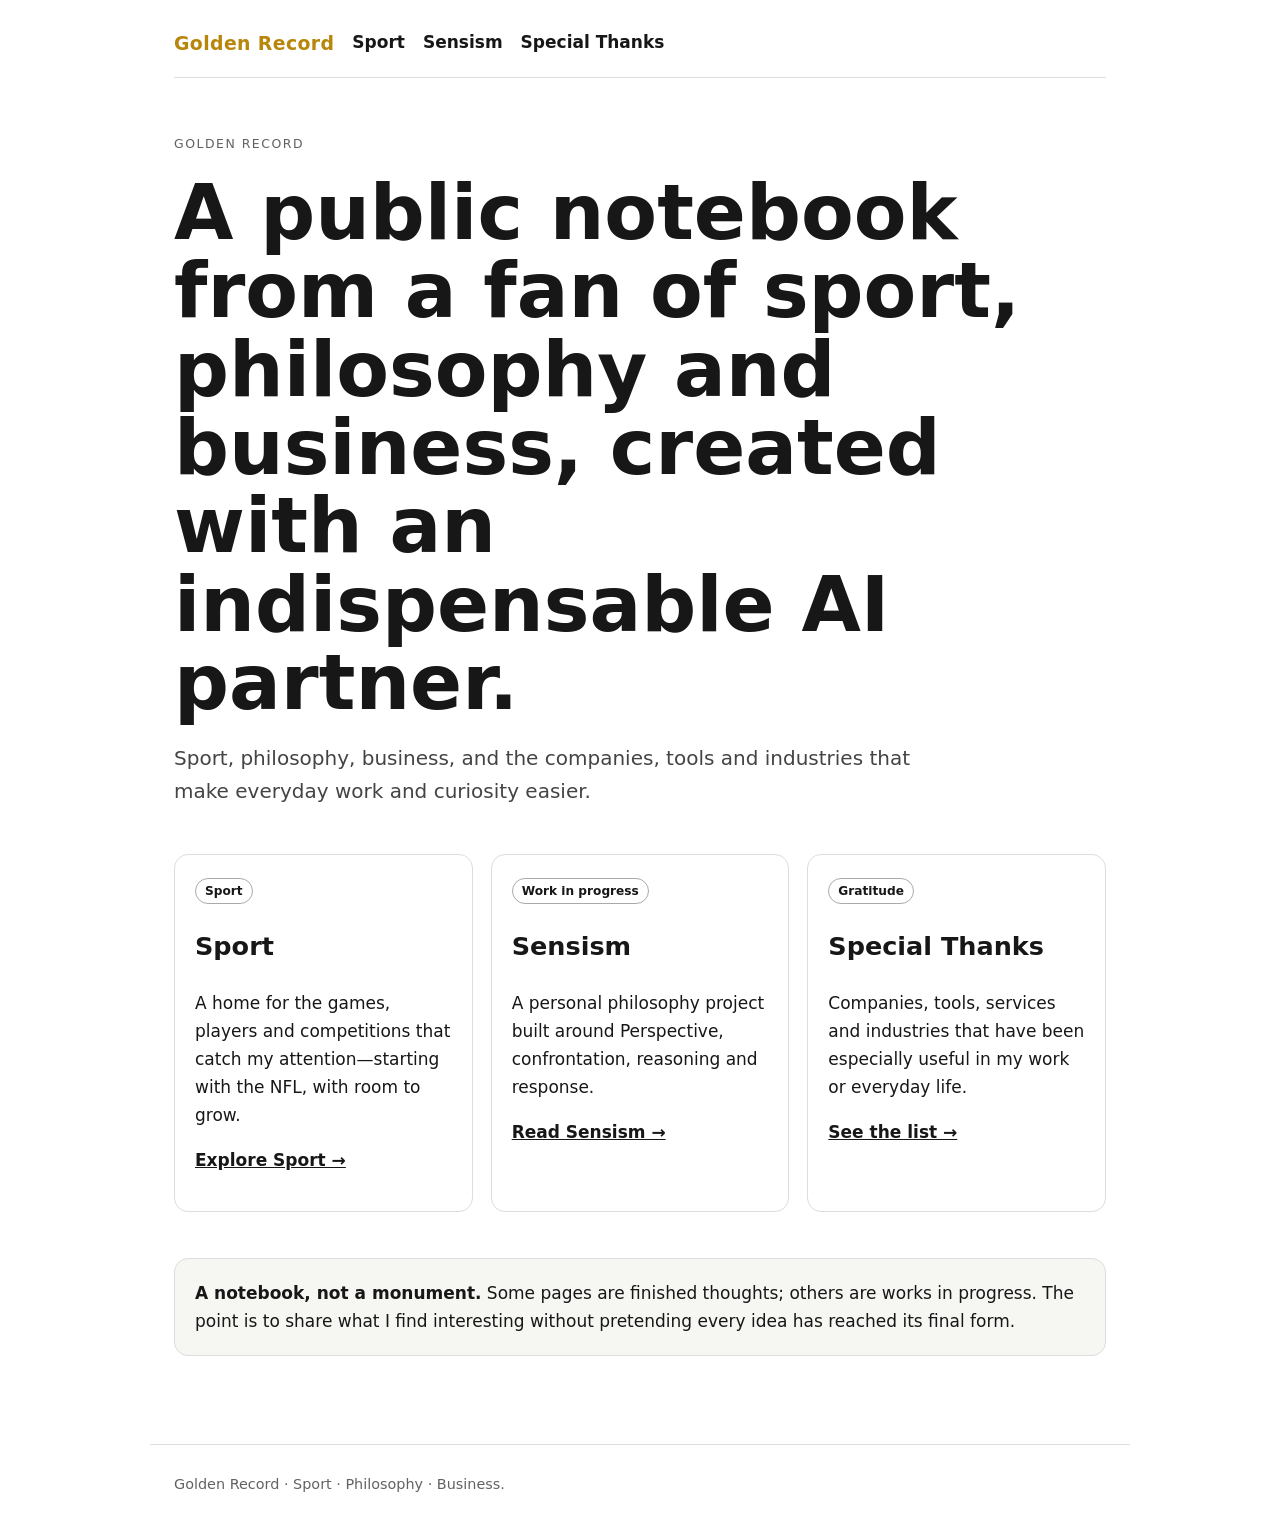
<file: index.html>
<!doctype html><html lang="en"><head><meta charset="utf-8"><meta name="viewport" content="width=device-width,initial-scale=1"><title>Golden Record — Sport, Philosophy & Business</title><link rel="stylesheet" href="assets/site.css"></head><body><header><nav><a href="./">Golden Record</a><a href="sport/">Sport</a><a href="sensism/">Sensism</a><a href="thanks/">Special Thanks</a></nav></header><main><div class="eyebrow">Golden Record</div><h1>A public notebook from a fan of sport, philosophy and business, created with an indispensable AI partner.</h1><p class="lede">Sport, philosophy, business, and the companies, tools and industries that make everyday work and curiosity easier.</p><section class="grid"><div class="card"><span class="tag">Sport</span><h2>Sport</h2><p>A home for the games, players and competitions that catch my attention—starting with the NFL, with room to grow.</p><p><a href="sport/"><strong>Explore Sport →</strong></a></p></div><div class="card"><span class="tag">Work in progress</span><h2>Sensism</h2><p>A personal philosophy project built around Perspective, confrontation, reasoning and response.</p><p><a href="sensism/"><strong>Read Sensism →</strong></a></p></div><div class="card"><span class="tag">Gratitude</span><h2>Special Thanks</h2><p>Companies, tools, services and industries that have been especially useful in my work or everyday life.</p><p><a href="thanks/"><strong>See the list →</strong></a></p></div></section><div class="note"><strong>A notebook, not a monument.</strong> Some pages are finished thoughts; others are works in progress. The point is to share what I find interesting without pretending every idea has reached its final form.</div></main><footer>Golden Record · Sport · Philosophy · Business.</footer></body></html>
</file>
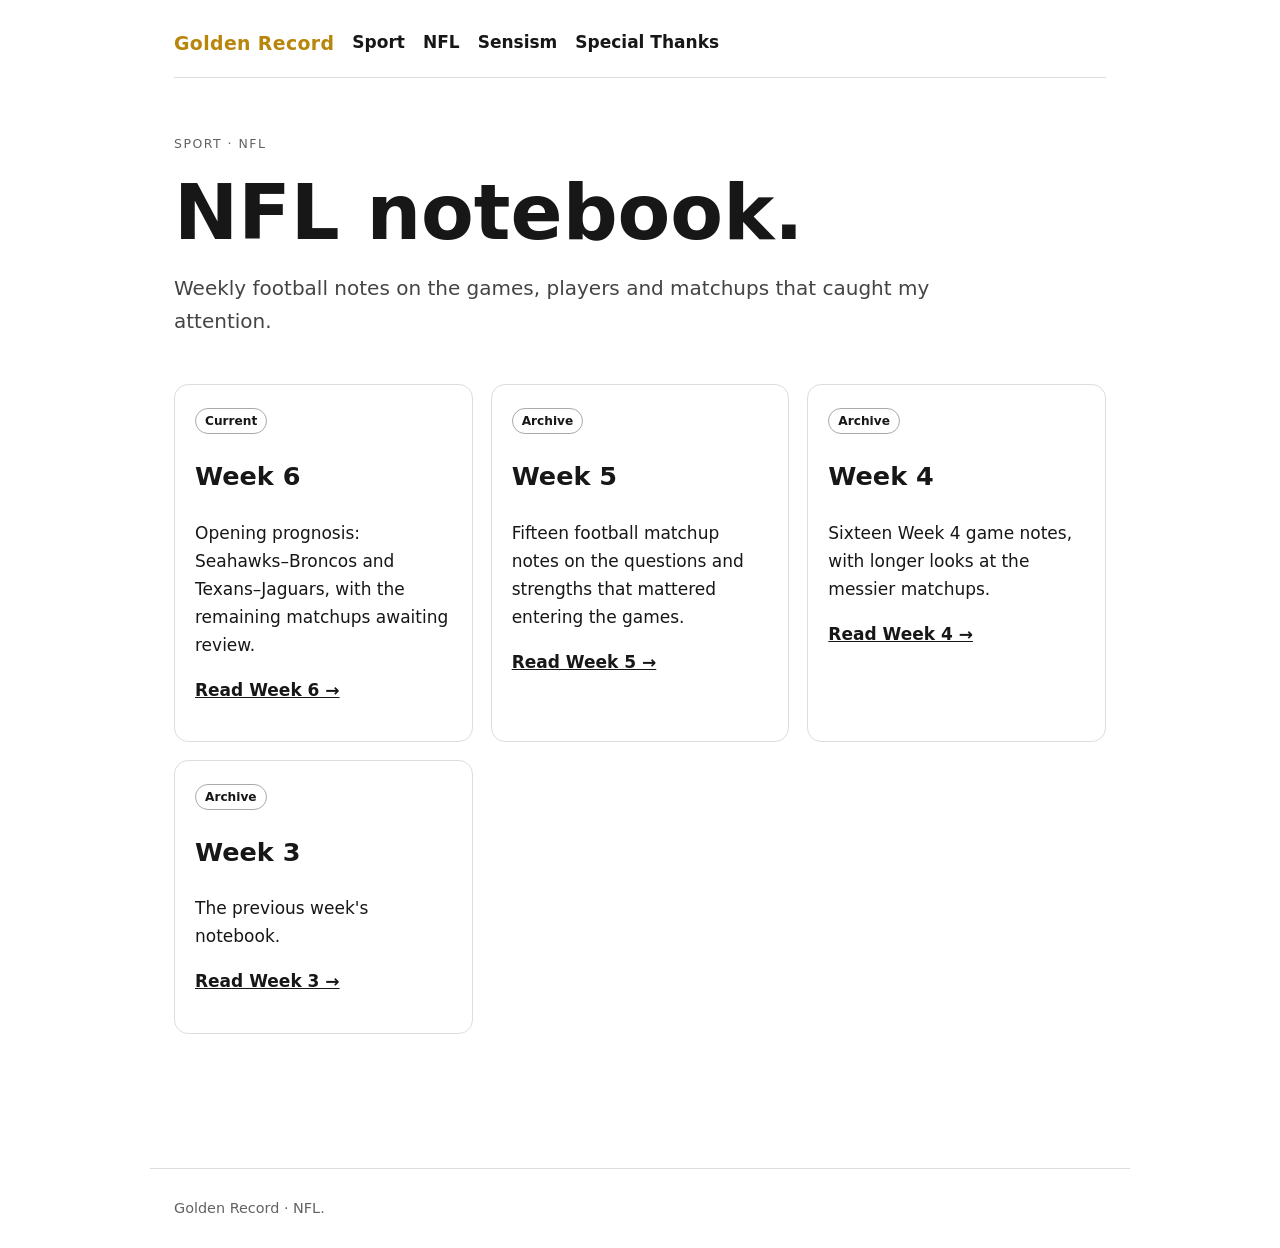
<file: nfl/index.html>
<!doctype html><html lang="en"><head><meta charset="utf-8"><meta name="viewport" content="width=device-width,initial-scale=1"><title>NFL — Golden Record</title><link rel="stylesheet" href="../assets/site.css"></head><body><header><nav><a href="../">Golden Record</a><a href="../sport/">Sport</a><a href="./">NFL</a><a href="../sensism/">Sensism</a><a href="../thanks/">Special Thanks</a></nav></header><main><div class="eyebrow">Sport · NFL</div><h1>NFL notebook.</h1><p class="lede">Weekly football notes on the games, players and matchups that caught my attention.</p><section class="grid"><div class="card"><span class="tag">Current</span><h2>Week 6</h2><p>Opening prognosis: Seahawks–Broncos and Texans–Jaguars, with the remaining matchups awaiting review.</p><p><a href="week6/"><strong>Read Week 6 →</strong></a></p></div><div class="card"><span class="tag">Archive</span><h2>Week 5</h2><p>Fifteen football matchup notes on the questions and strengths that mattered entering the games.</p><p><a href="week5/"><strong>Read Week 5 →</strong></a></p></div><div class="card"><span class="tag">Archive</span><h2>Week 4</h2><p>Sixteen Week 4 game notes, with longer looks at the messier matchups.</p><p><a href="week4/"><strong>Read Week 4 →</strong></a></p></div><div class="card"><span class="tag">Archive</span><h2>Week 3</h2><p>The previous week's notebook.</p><p><a href="week3/"><strong>Read Week 3 →</strong></a></p></div></section></main><footer>Golden Record · NFL.</footer></body></html>
</file>
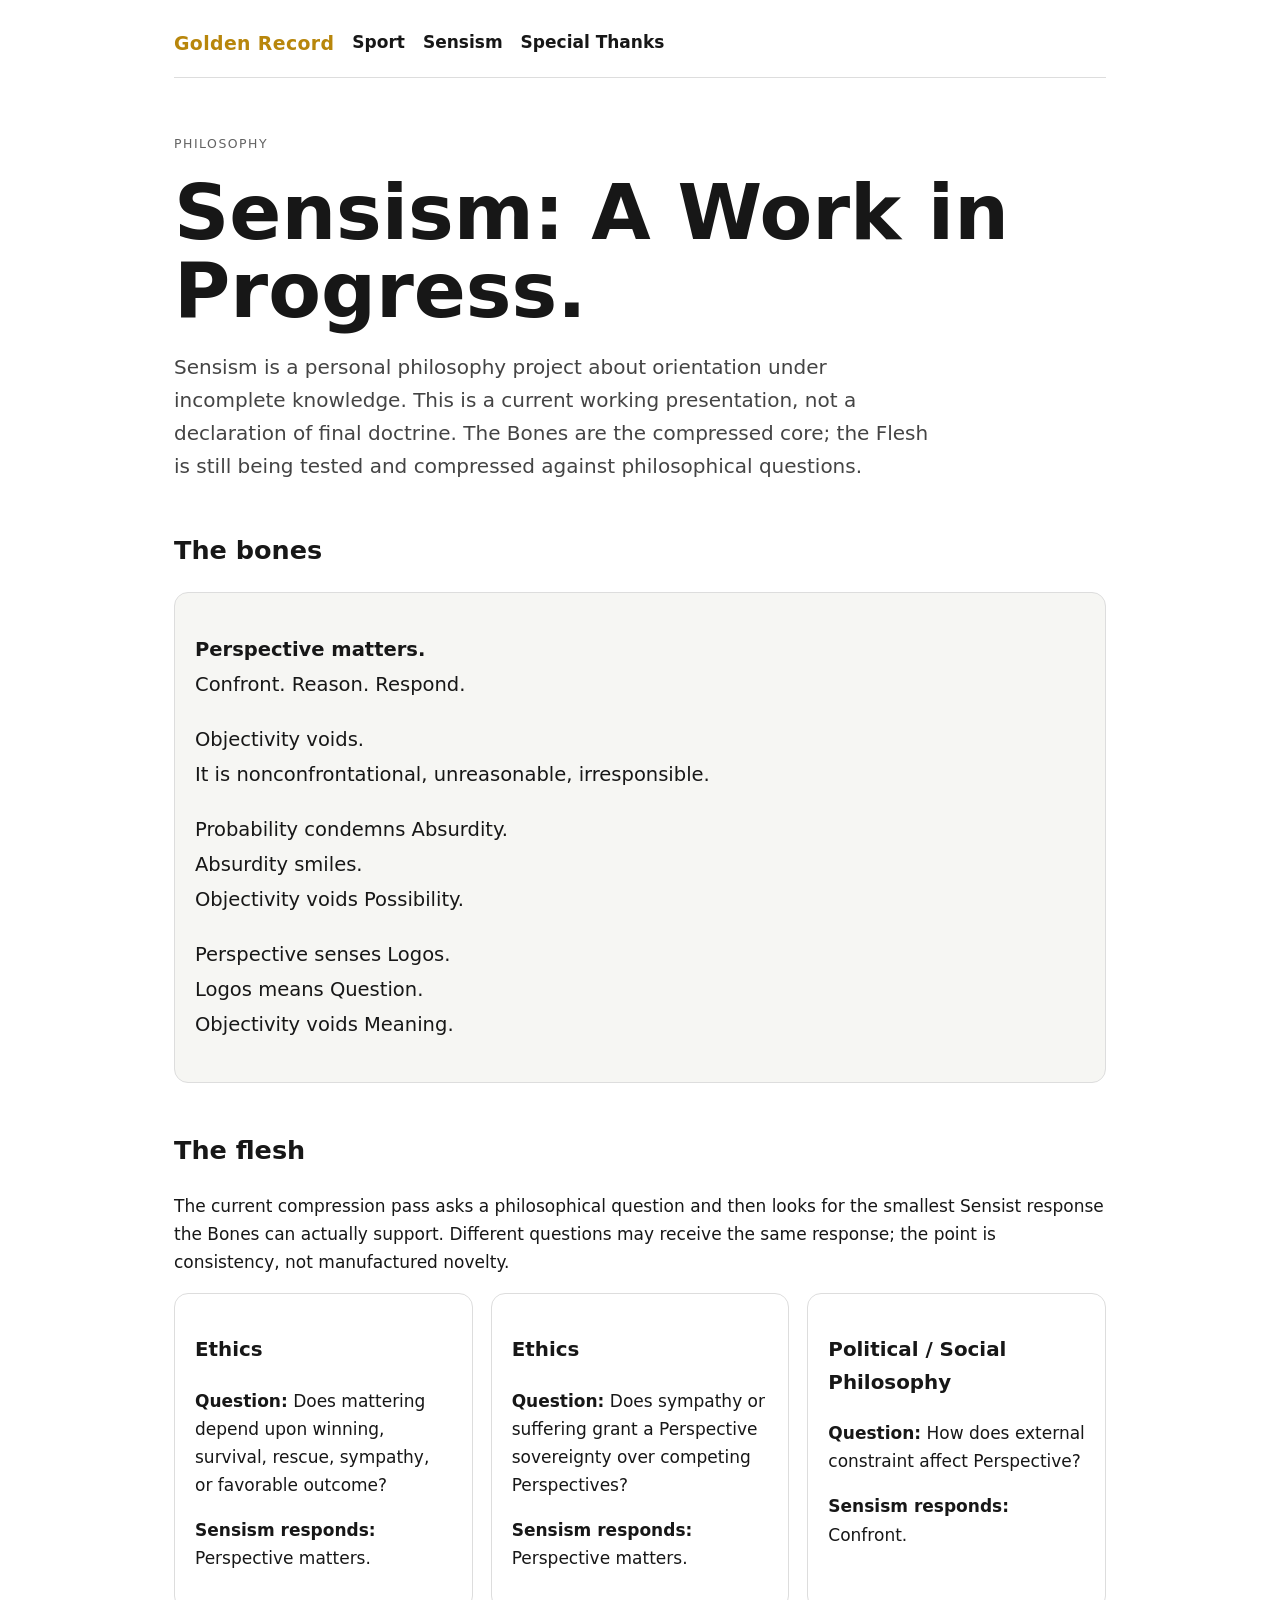
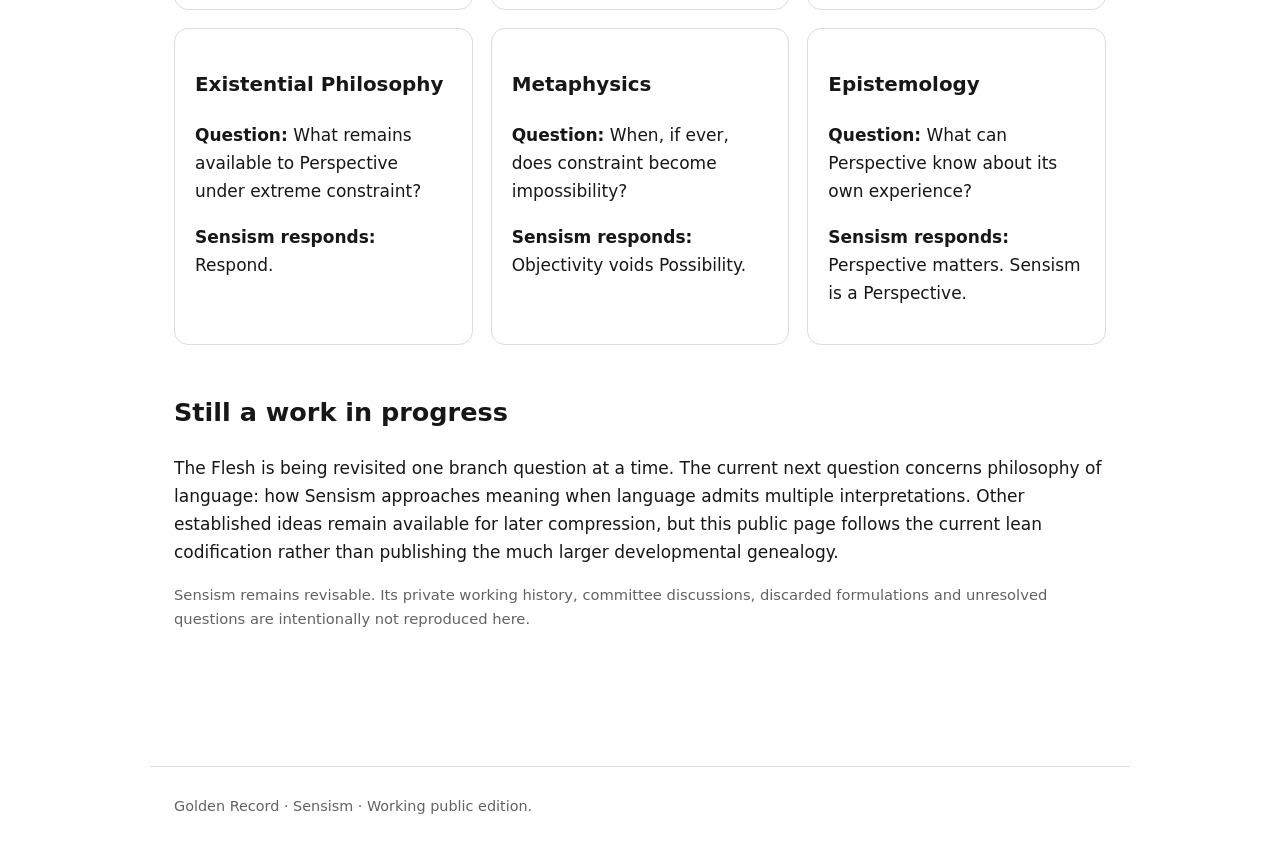
<file: sensism/index.html>
<!doctype html><html lang="en"><head><meta charset="utf-8"><meta name="viewport" content="width=device-width,initial-scale=1"><title>Sensism: A Work in Progress — Golden Record</title><link rel="stylesheet" href="../assets/site.css"></head><body><header><nav><a href="../">Golden Record</a><a href="../sport/">Sport</a><a href="./">Sensism</a><a href="../thanks/">Special Thanks</a></nav></header><main><div class="eyebrow">Philosophy</div><h1>Sensism: A Work in Progress.</h1><p class="lede">Sensism is a personal philosophy project about orientation under incomplete knowledge. This is a current working presentation, not a declaration of final doctrine. The Bones are the compressed core; the Flesh is still being tested and compressed against philosophical questions.</p>

<section><h2>The bones</h2><div class="note bones"><p><strong>Perspective matters.</strong><br>Confront. Reason. Respond.</p><p>Objectivity voids.<br>It is nonconfrontational, unreasonable, irresponsible.</p><p>Probability condemns Absurdity.<br>Absurdity smiles.<br>Objectivity voids Possibility.</p><p>Perspective senses Logos.<br>Logos means Question.<br>Objectivity voids Meaning.</p></div></section>

<section><h2>The flesh</h2><p>The current compression pass asks a philosophical question and then looks for the smallest Sensist response the Bones can actually support. Different questions may receive the same response; the point is consistency, not manufactured novelty.</p><div class="grid">

<div class="card"><h3>Ethics</h3><p><strong>Question:</strong> Does mattering depend upon winning, survival, rescue, sympathy, or favorable outcome?</p><p><strong>Sensism responds:</strong> Perspective matters.</p></div>

<div class="card"><h3>Ethics</h3><p><strong>Question:</strong> Does sympathy or suffering grant a Perspective sovereignty over competing Perspectives?</p><p><strong>Sensism responds:</strong> Perspective matters.</p></div>

<div class="card"><h3>Political / Social Philosophy</h3><p><strong>Question:</strong> How does external constraint affect Perspective?</p><p><strong>Sensism responds:</strong> Confront.</p></div>

<div class="card"><h3>Existential Philosophy</h3><p><strong>Question:</strong> What remains available to Perspective under extreme constraint?</p><p><strong>Sensism responds:</strong> Respond.</p></div>

<div class="card"><h3>Metaphysics</h3><p><strong>Question:</strong> When, if ever, does constraint become impossibility?</p><p><strong>Sensism responds:</strong> Objectivity voids Possibility.</p></div>

<div class="card"><h3>Epistemology</h3><p><strong>Question:</strong> What can Perspective know about its own experience?</p><p><strong>Sensism responds:</strong> Perspective matters. Sensism is a Perspective.</p></div>

</div></section>

<section><h2>Still a work in progress</h2><p>The Flesh is being revisited one branch question at a time. The current next question concerns philosophy of language: how Sensism approaches meaning when language admits multiple interpretations. Other established ideas remain available for later compression, but this public page follows the current lean codification rather than publishing the much larger developmental genealogy.</p><p class="muted">Sensism remains revisable. Its private working history, committee discussions, discarded formulations and unresolved questions are intentionally not reproduced here.</p></section>

</main><footer>Golden Record · Sensism · Working public edition.</footer></body></html>
</file>
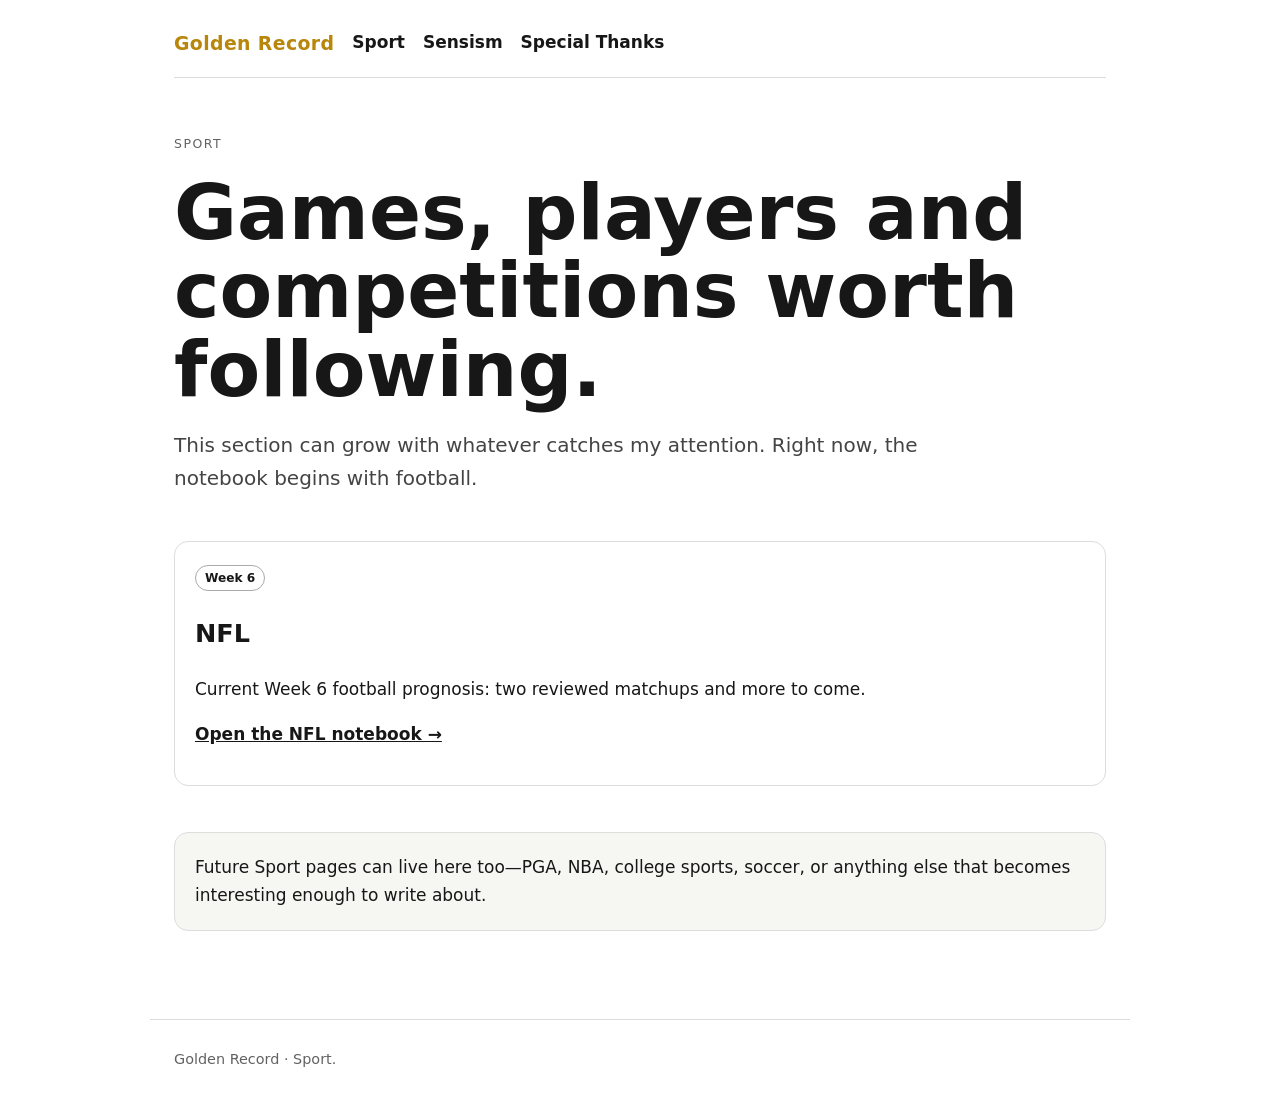
<file: sport/index.html>
<!doctype html><html lang="en"><head><meta charset="utf-8"><meta name="viewport" content="width=device-width,initial-scale=1"><title>Sport — Golden Record</title><link rel="stylesheet" href="../assets/site.css"></head><body><header><nav><a href="../">Golden Record</a><a href="./">Sport</a><a href="../sensism/">Sensism</a><a href="../thanks/">Special Thanks</a></nav></header><main><div class="eyebrow">Sport</div><h1>Games, players and competitions worth following.</h1><p class="lede">This section can grow with whatever catches my attention. Right now, the notebook begins with football.</p><section class="grid"><div class="card"><span class="tag">Week 6</span><h2>NFL</h2><p>Current Week 6 football prognosis: two reviewed matchups and more to come.</p><p><a href="../nfl/"><strong>Open the NFL notebook →</strong></a></p></div></section><div class="note">Future Sport pages can live here too—PGA, NBA, college sports, soccer, or anything else that becomes interesting enough to write about.</div></main><footer>Golden Record · Sport.</footer></body></html>
</file>
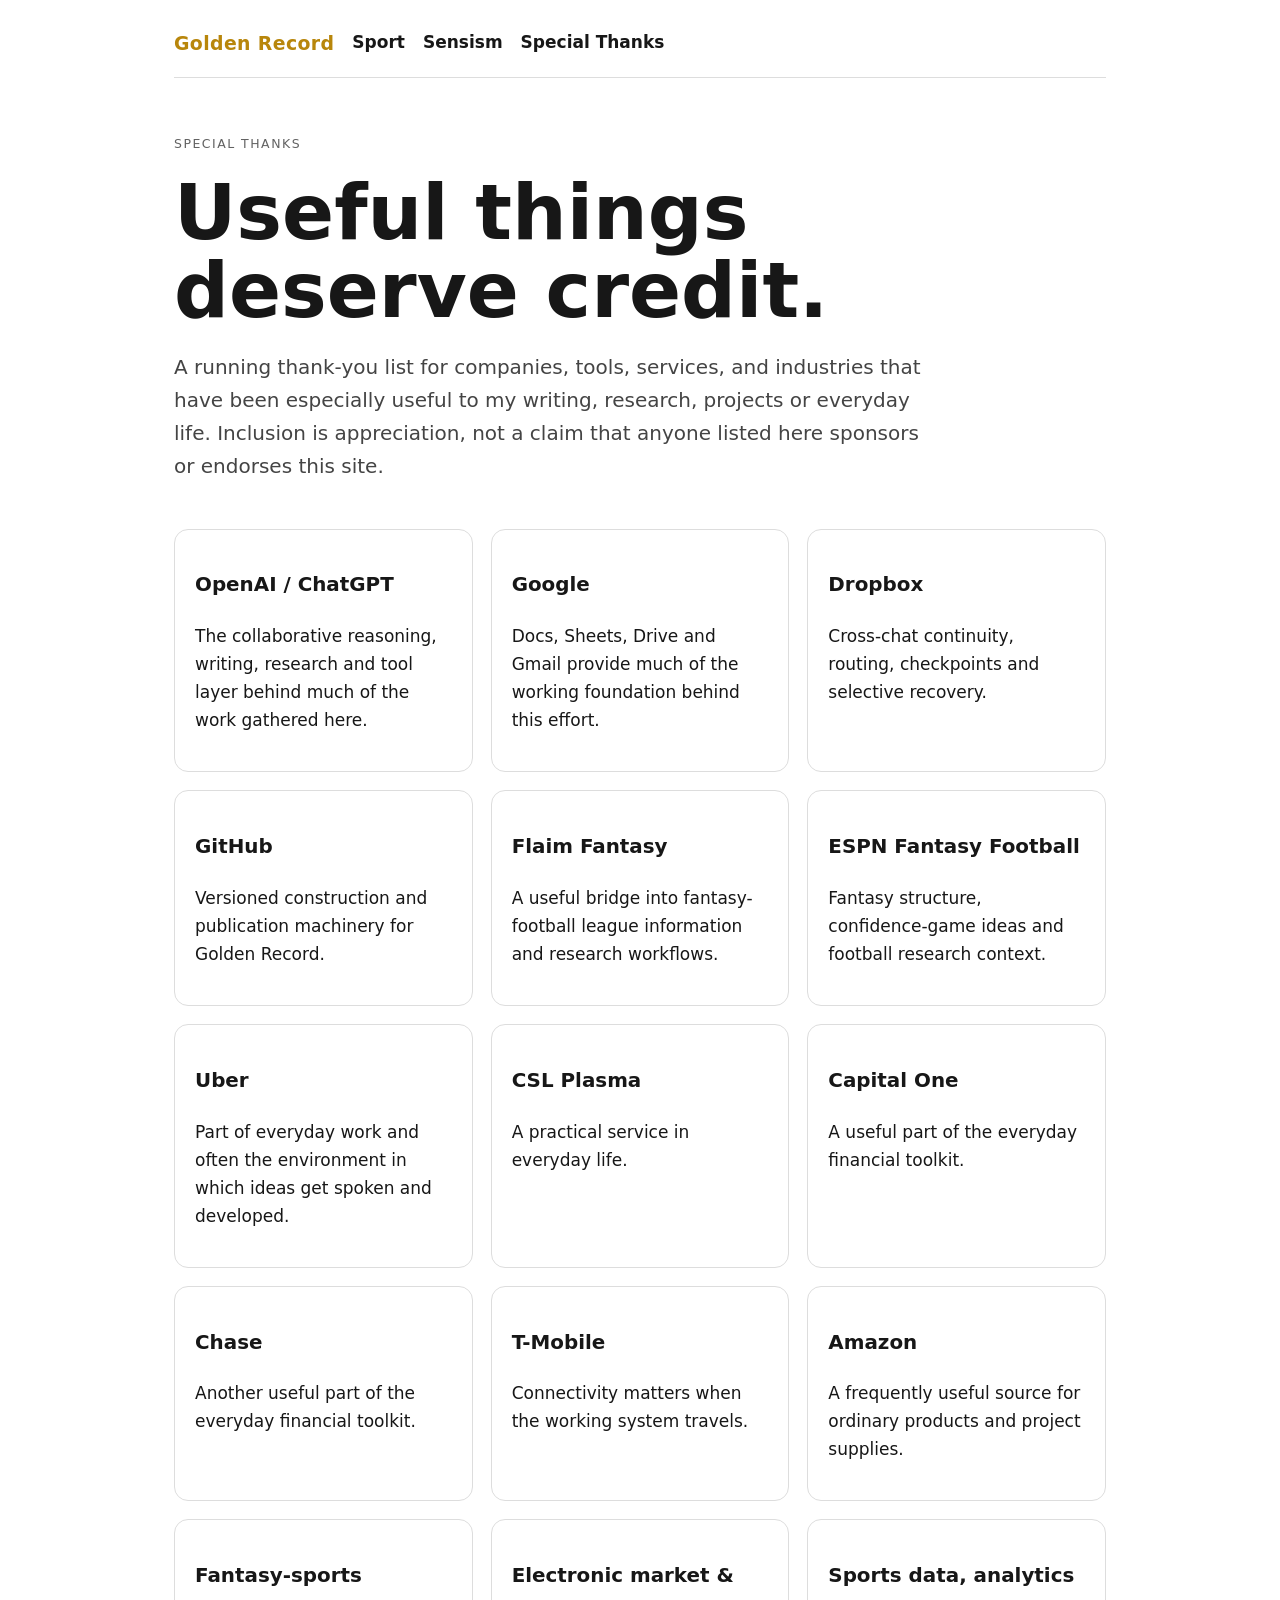
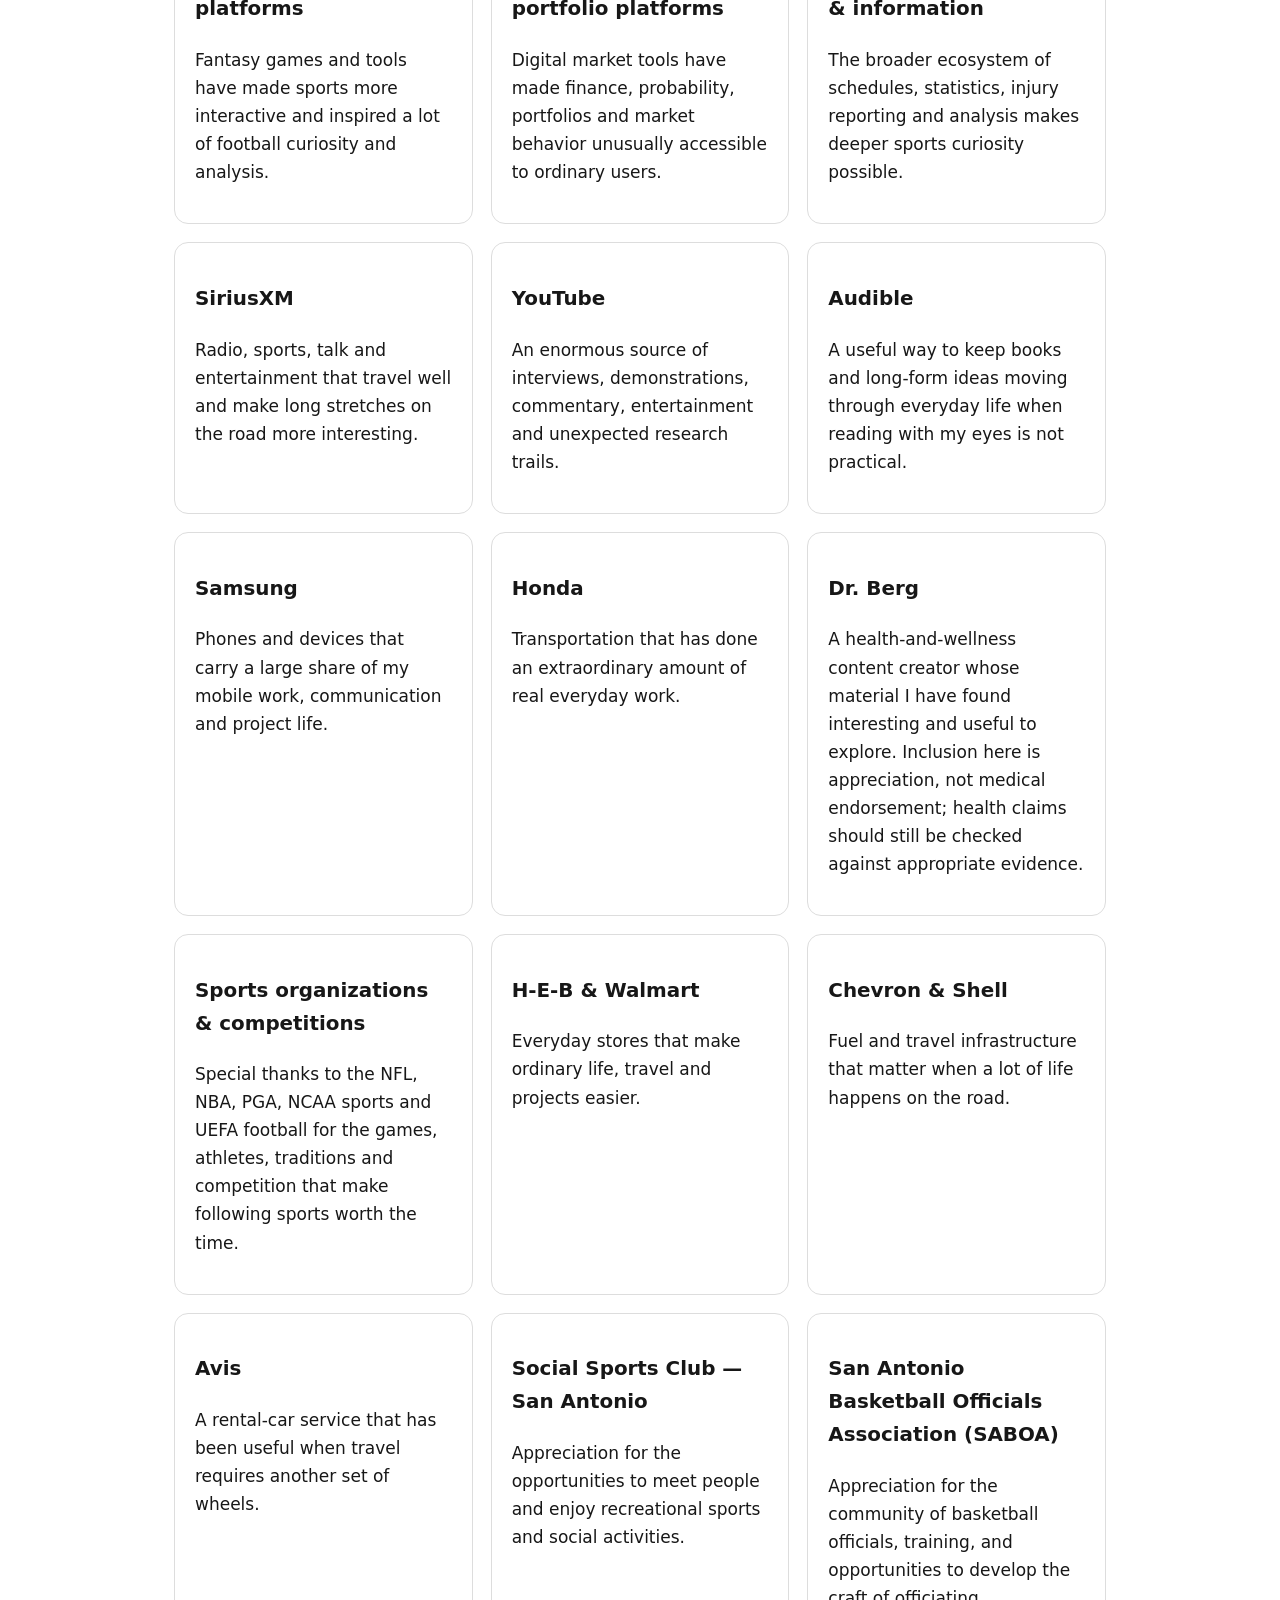
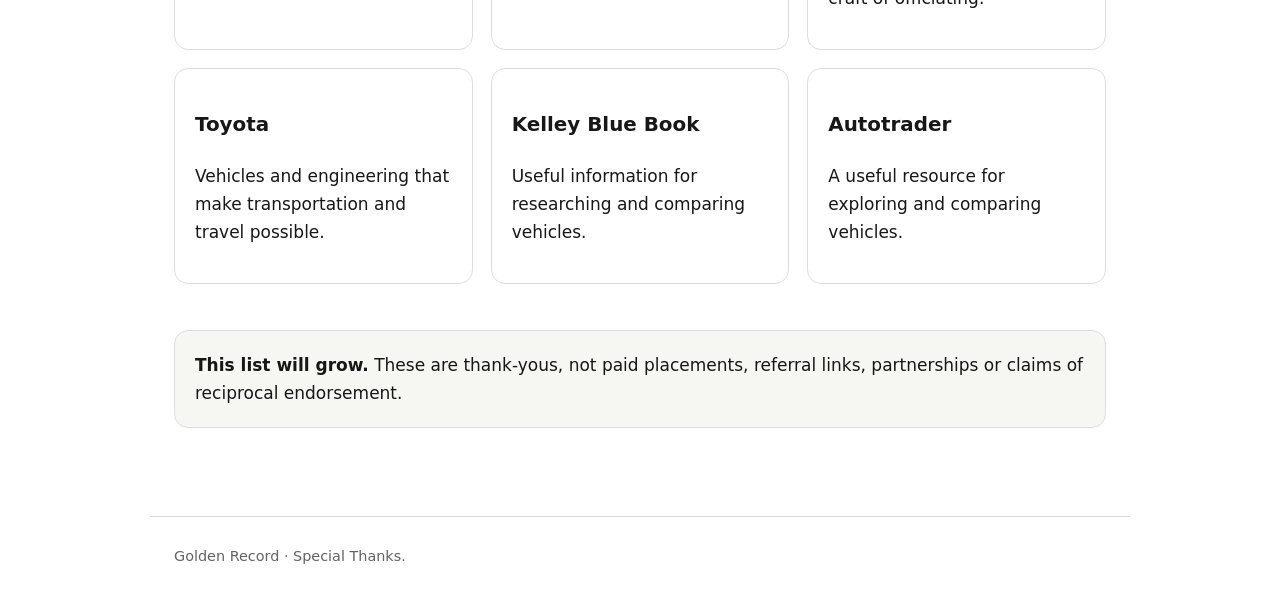
<file: thanks/index.html>
<!doctype html><html lang="en"><head><meta charset="utf-8"><meta name="viewport" content="width=device-width,initial-scale=1"><title>Special Thanks — Golden Record</title><link rel="stylesheet" href="../assets/site.css"></head><body><header><nav><a href="../">Golden Record</a><a href="../sport/">Sport</a><a href="../sensism/">Sensism</a><a href="./">Special Thanks</a></nav></header><main><div class="eyebrow">Special Thanks</div><h1>Useful things deserve credit.</h1><p class="lede">A running thank-you list for companies, tools, services, and industries that have been especially useful to my writing, research, projects or everyday life. Inclusion is appreciation, not a claim that anyone listed here sponsors or endorses this site.</p><section class="grid"><div class="card"><h3>OpenAI / ChatGPT</h3><p>The collaborative reasoning, writing, research and tool layer behind much of the work gathered here.</p></div><div class="card"><h3>Google</h3><p>Docs, Sheets, Drive and Gmail provide much of the working foundation behind this effort.</p></div><div class="card"><h3>Dropbox</h3><p>Cross-chat continuity, routing, checkpoints and selective recovery.</p></div><div class="card"><h3>GitHub</h3><p>Versioned construction and publication machinery for Golden Record.</p></div><div class="card"><h3>Flaim Fantasy</h3><p>A useful bridge into fantasy-football league information and research workflows.</p></div><div class="card"><h3>ESPN Fantasy Football</h3><p>Fantasy structure, confidence-game ideas and football research context.</p></div><div class="card"><h3>Uber</h3><p>Part of everyday work and often the environment in which ideas get spoken and developed.</p></div><div class="card"><h3>CSL Plasma</h3><p>A practical service in everyday life.</p></div><div class="card"><h3>Capital One</h3><p>A useful part of the everyday financial toolkit.</p></div><div class="card"><h3>Chase</h3><p>Another useful part of the everyday financial toolkit.</p></div><div class="card"><h3>T-Mobile</h3><p>Connectivity matters when the working system travels.</p></div><div class="card"><h3>Amazon</h3><p>A frequently useful source for ordinary products and project supplies.</p></div><div class="card"><h3>Fantasy-sports platforms</h3><p>Fantasy games and tools have made sports more interactive and inspired a lot of football curiosity and analysis.</p></div><div class="card"><h3>Electronic market &amp; portfolio platforms</h3><p>Digital market tools have made finance, probability, portfolios and market behavior unusually accessible to ordinary users.</p></div><div class="card"><h3>Sports data, analytics &amp; information</h3><p>The broader ecosystem of schedules, statistics, injury reporting and analysis makes deeper sports curiosity possible.</p></div><div class="card"><h3>SiriusXM</h3><p>Radio, sports, talk and entertainment that travel well and make long stretches on the road more interesting.</p></div><div class="card"><h3>YouTube</h3><p>An enormous source of interviews, demonstrations, commentary, entertainment and unexpected research trails.</p></div><div class="card"><h3>Audible</h3><p>A useful way to keep books and long-form ideas moving through everyday life when reading with my eyes is not practical.</p></div><div class="card"><h3>Samsung</h3><p>Phones and devices that carry a large share of my mobile work, communication and project life.</p></div><div class="card"><h3>Honda</h3><p>Transportation that has done an extraordinary amount of real everyday work.</p></div><div class="card"><h3>Dr. Berg</h3><p>A health-and-wellness content creator whose material I have found interesting and useful to explore. Inclusion here is appreciation, not medical endorsement; health claims should still be checked against appropriate evidence.</p></div><div class="card"><h3>Sports organizations &amp; competitions</h3><p>Special thanks to the NFL, NBA, PGA, NCAA sports and UEFA football for the games, athletes, traditions and competition that make following sports worth the time.</p></div><div class="card"><h3>H-E-B &amp; Walmart</h3><p>Everyday stores that make ordinary life, travel and projects easier.</p></div><div class="card"><h3>Chevron &amp; Shell</h3><p>Fuel and travel infrastructure that matter when a lot of life happens on the road.</p></div><div class="card"><h3>Avis</h3><p>A rental-car service that has been useful when travel requires another set of wheels.</p></div><div class="card"><h3>Social Sports Club — San Antonio</h3><p>Appreciation for the opportunities to meet people and enjoy recreational sports and social activities.</p></div><div class="card"><h3>San Antonio Basketball Officials Association (SABOA)</h3><p>Appreciation for the community of basketball officials, training, and opportunities to develop the craft of officiating.</p></div><div class="card"><h3>Toyota</h3><p>Vehicles and engineering that make transportation and travel possible.</p></div><div class="card"><h3>Kelley Blue Book</h3><p>Useful information for researching and comparing vehicles.</p></div><div class="card"><h3>Autotrader</h3><p>A useful resource for exploring and comparing vehicles.</p></div></section><div class="note"><strong>This list will grow.</strong> These are thank-yous, not paid placements, referral links, partnerships or claims of reciprocal endorsement.</div></main><footer>Golden Record · Special Thanks.</footer></body></html>
</file>
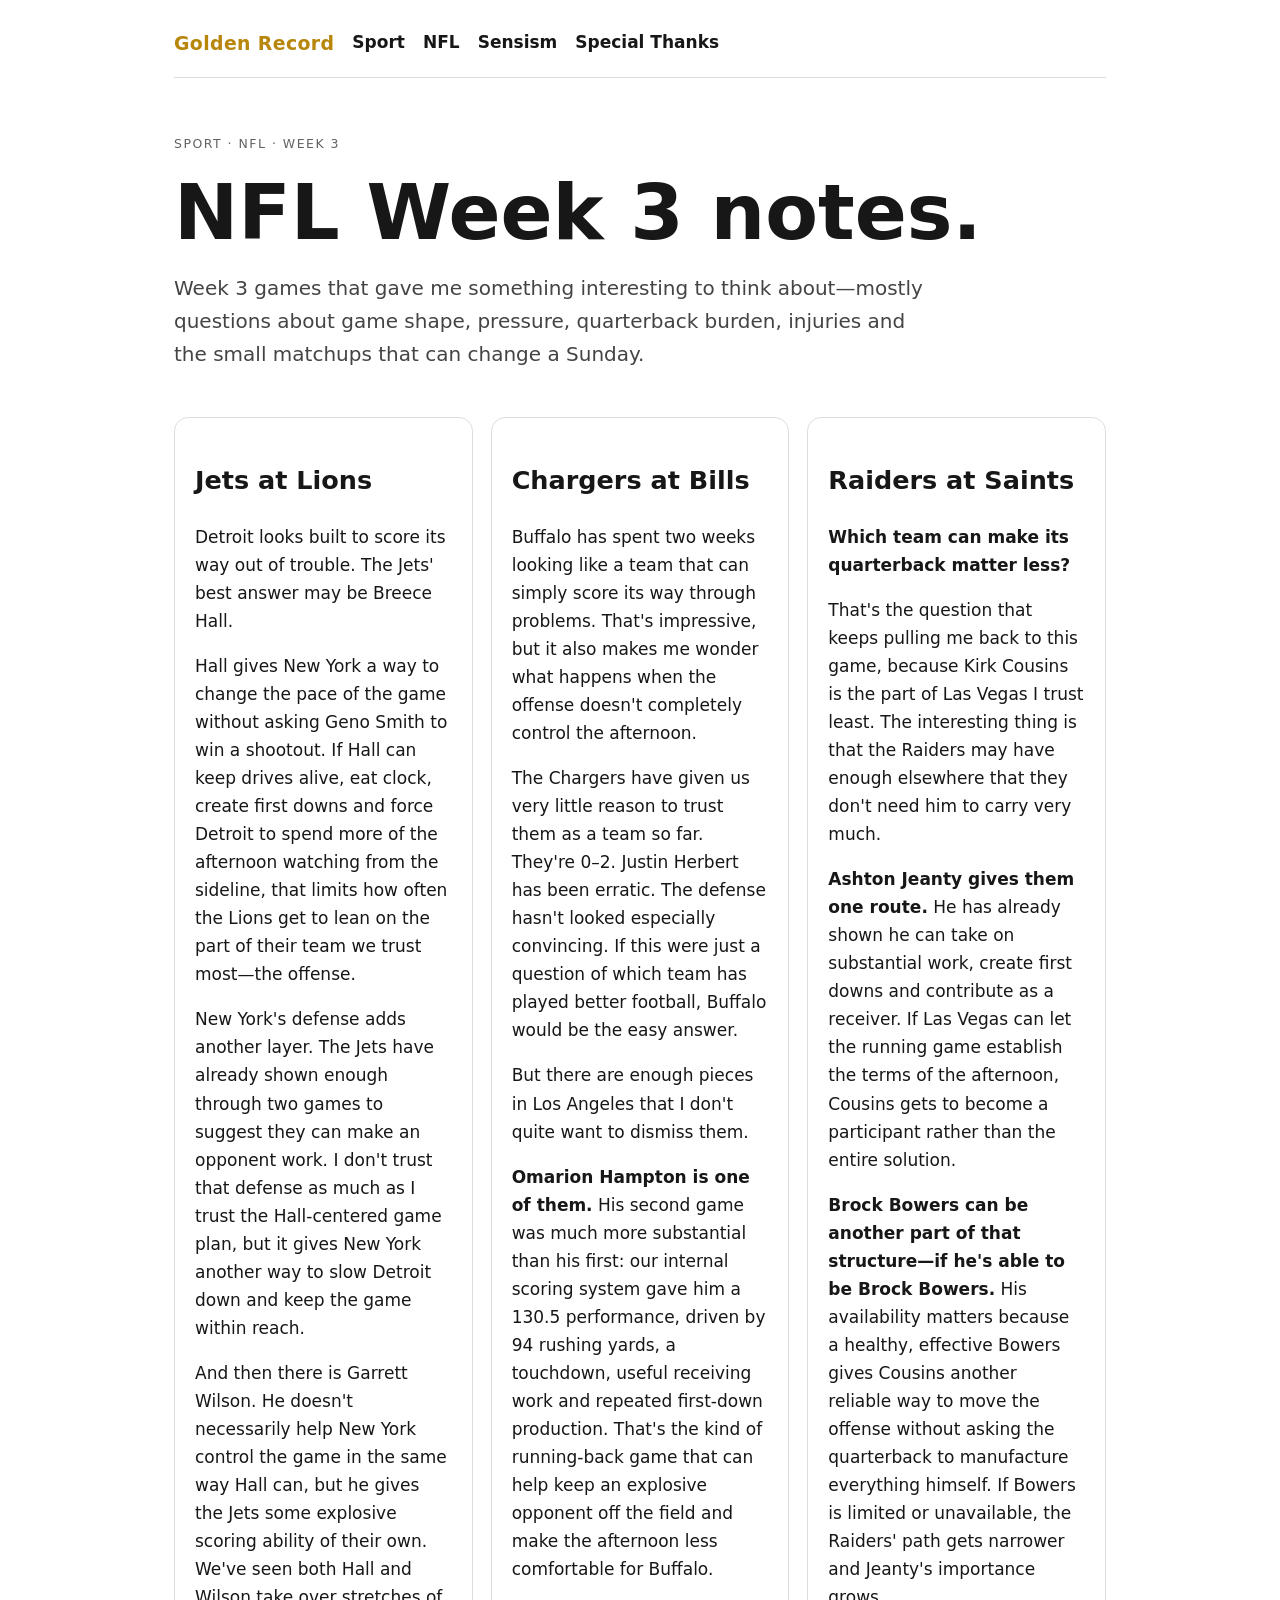
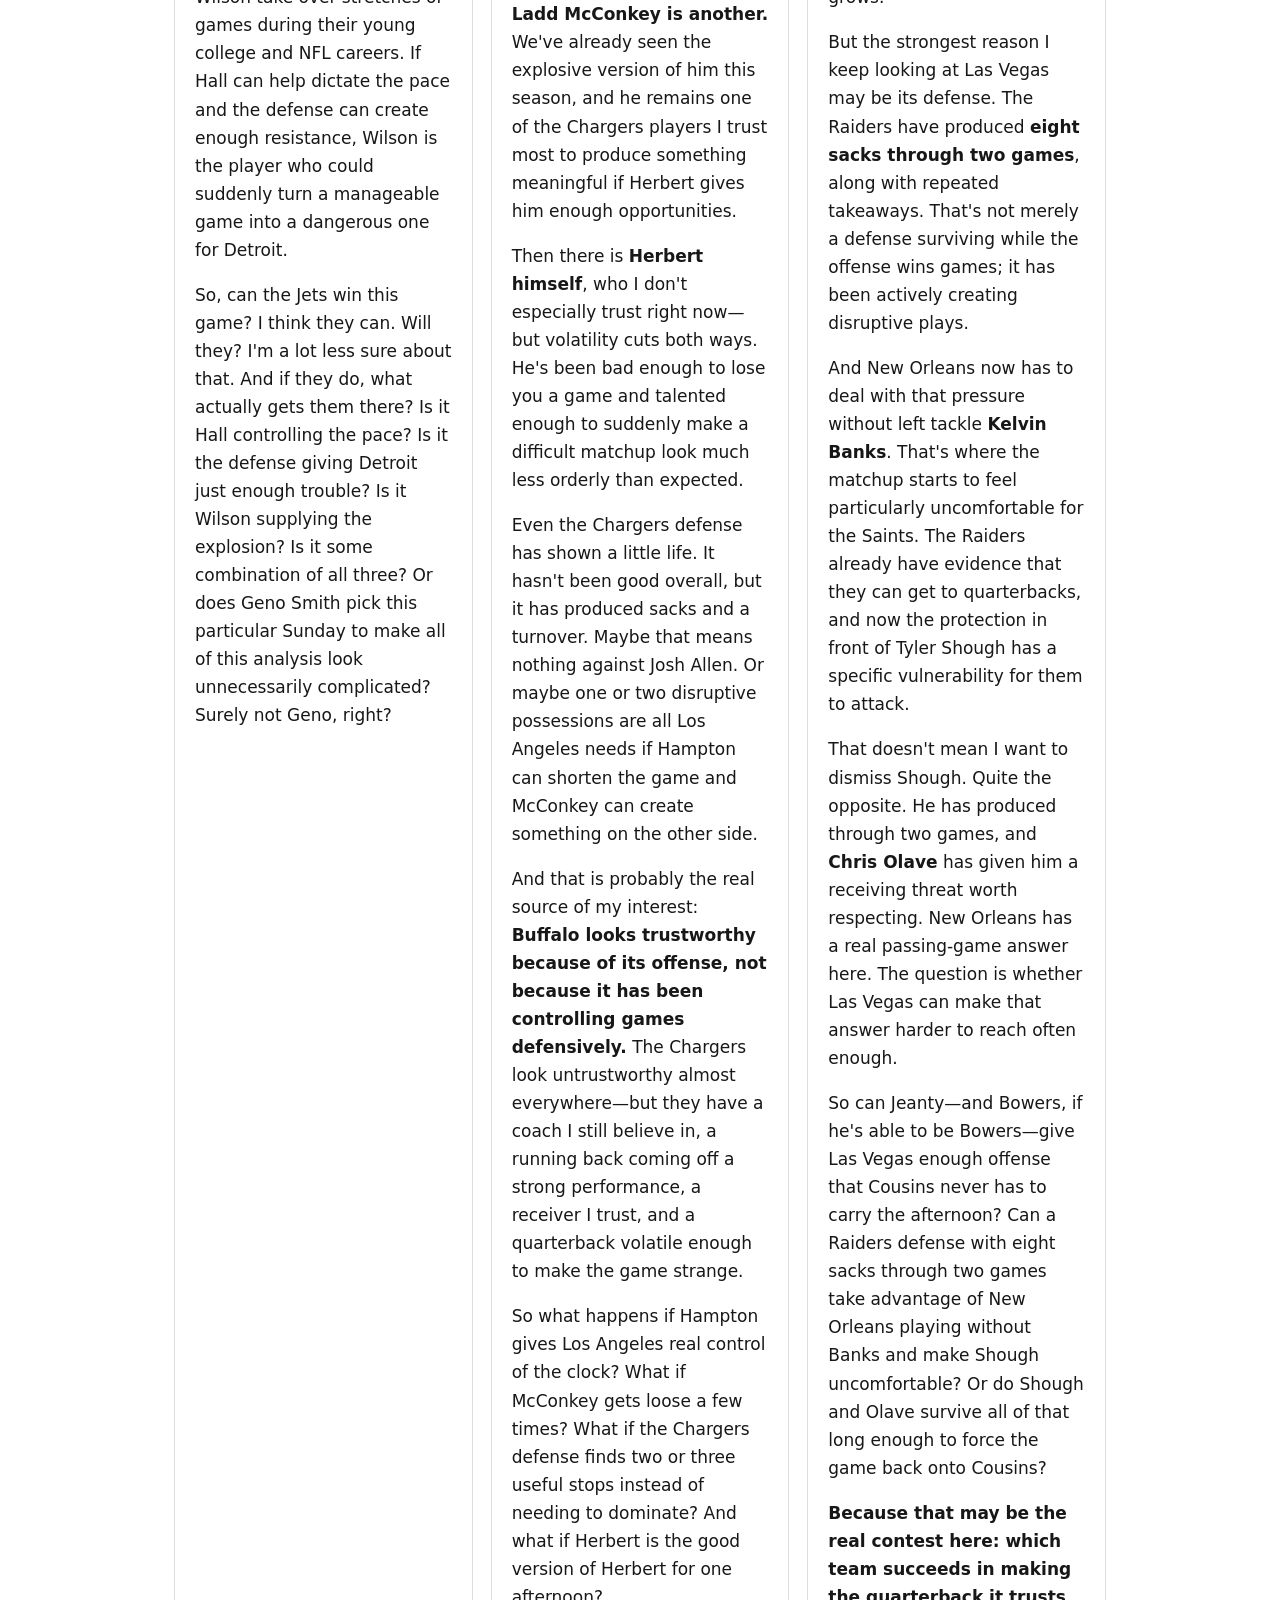
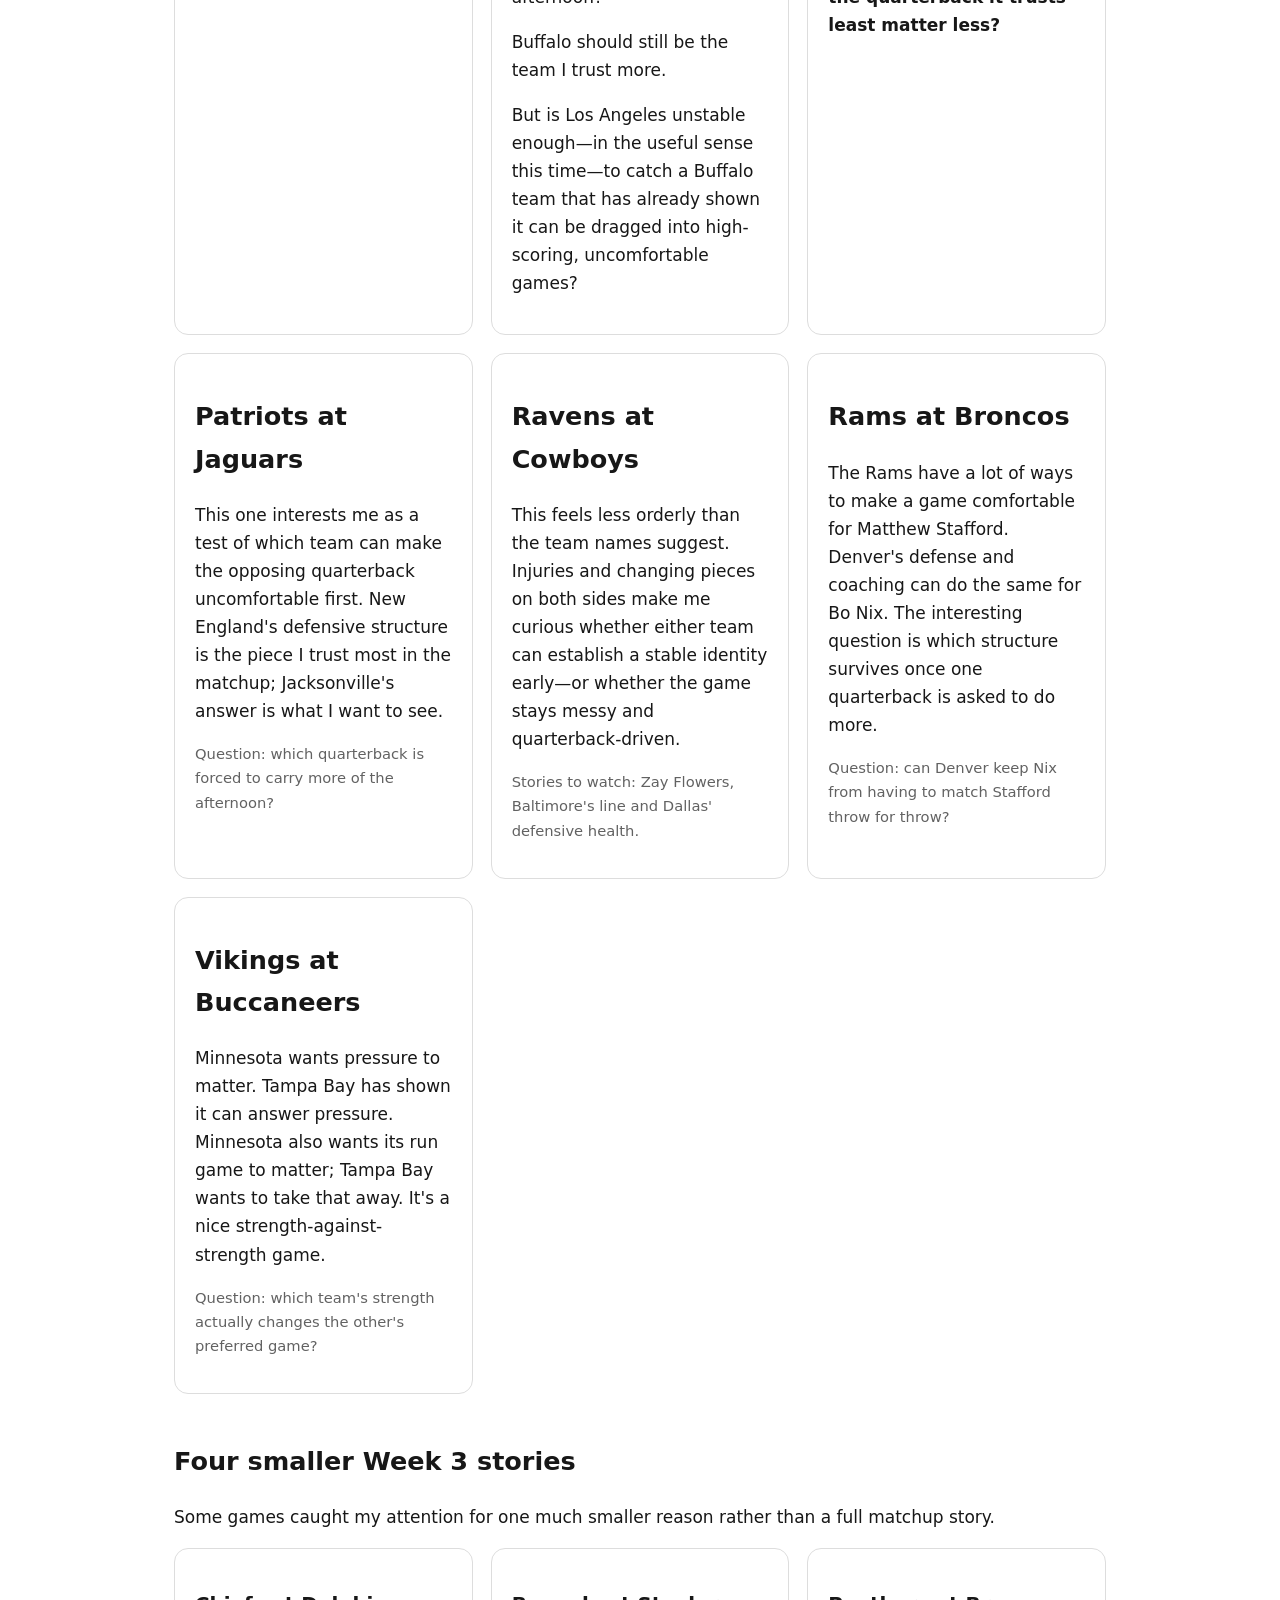
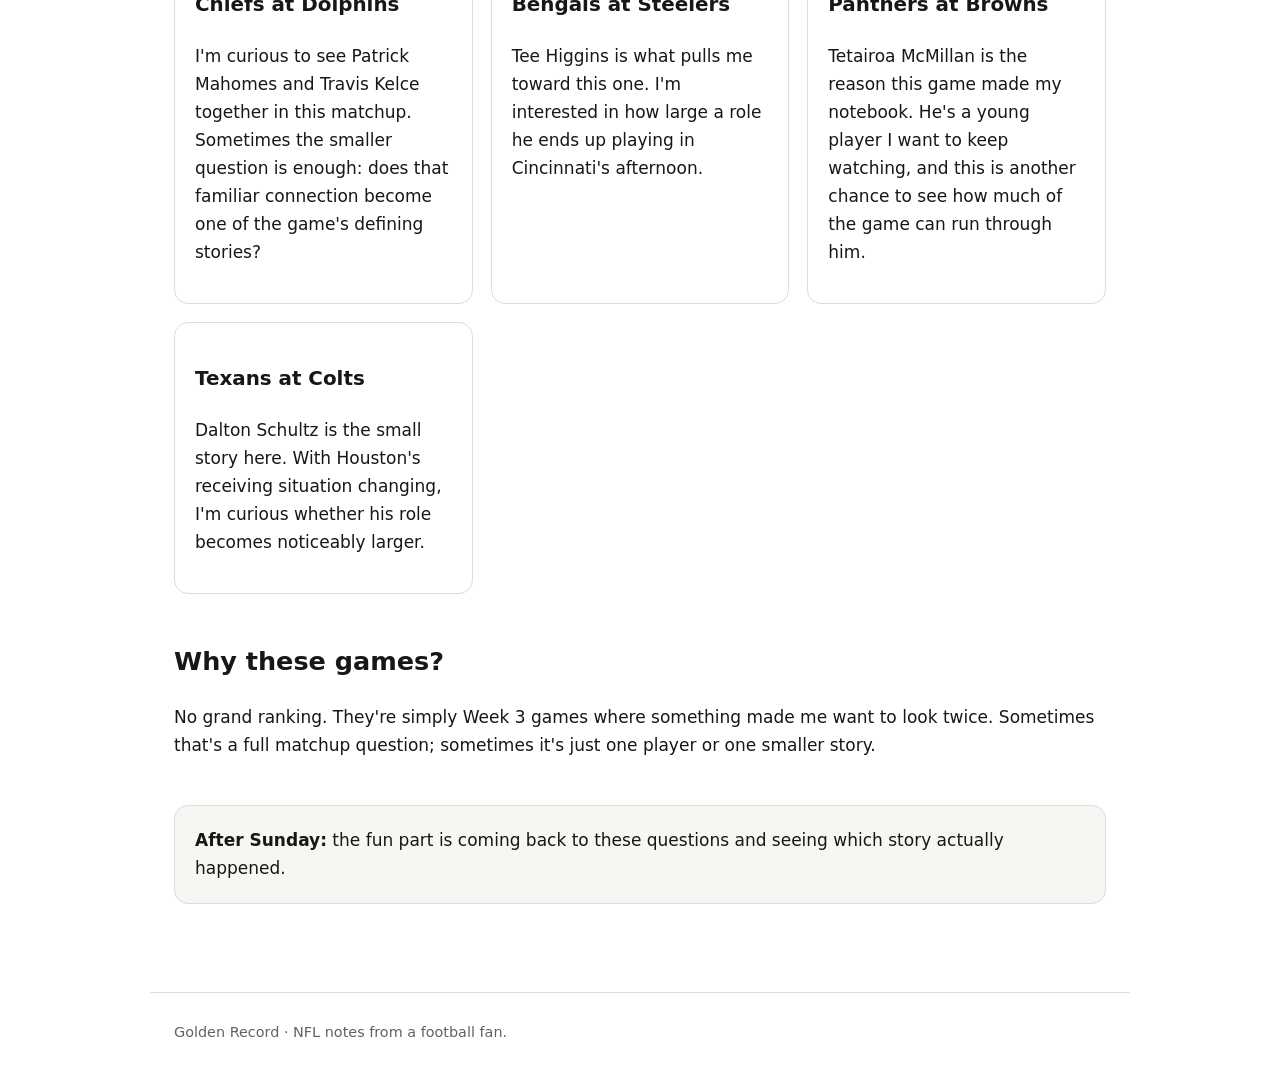
<file: nfl/week3/index.html>
<!doctype html><html lang="en"><head><meta charset="utf-8"><meta name="viewport" content="width=device-width,initial-scale=1"><title>NFL Notes — Golden Record</title><link rel="stylesheet" href="../../assets/site.css"></head><body><header><nav><a href="../">Golden Record</a><a href="../../sport/">Sport</a><a href="../">NFL</a><a href="../../sensism/">Sensism</a><a href="../../thanks/">Special Thanks</a></nav></header><main><div class="eyebrow">Sport · NFL · Week 3</div><h1>NFL Week 3 notes.</h1><p class="lede">Week 3 games that gave me something interesting to think about—mostly questions about game shape, pressure, quarterback burden, injuries and the small matchups that can change a Sunday.</p><section class="grid">
<div class="card"><h2>Jets at Lions</h2><p>Detroit looks built to score its way out of trouble. The Jets' best answer may be Breece Hall.</p><p>Hall gives New York a way to change the pace of the game without asking Geno Smith to win a shootout. If Hall can keep drives alive, eat clock, create first downs and force Detroit to spend more of the afternoon watching from the sideline, that limits how often the Lions get to lean on the part of their team we trust most—the offense.</p><p>New York's defense adds another layer. The Jets have already shown enough through two games to suggest they can make an opponent work. I don't trust that defense as much as I trust the Hall-centered game plan, but it gives New York another way to slow Detroit down and keep the game within reach.</p><p>And then there is Garrett Wilson. He doesn't necessarily help New York control the game in the same way Hall can, but he gives the Jets some explosive scoring ability of their own. We've seen both Hall and Wilson take over stretches of games during their young college and NFL careers. If Hall can help dictate the pace and the defense can create enough resistance, Wilson is the player who could suddenly turn a manageable game into a dangerous one for Detroit.</p><p>So, can the Jets win this game? I think they can. Will they? I'm a lot less sure about that. And if they do, what actually gets them there? Is it Hall controlling the pace? Is it the defense giving Detroit just enough trouble? Is it Wilson supplying the explosion? Is it some combination of all three? Or does Geno Smith pick this particular Sunday to make all of this analysis look unnecessarily complicated? Surely not Geno, right?</p></div>
<div class="card"><h2>Chargers at Bills</h2><p>Buffalo has spent two weeks looking like a team that can simply score its way through problems. That's impressive, but it also makes me wonder what happens when the offense doesn't completely control the afternoon.</p><p>The Chargers have given us very little reason to trust them as a team so far. They're 0–2. Justin Herbert has been erratic. The defense hasn't looked especially convincing. If this were just a question of which team has played better football, Buffalo would be the easy answer.</p><p>But there are enough pieces in Los Angeles that I don't quite want to dismiss them.</p><p><strong>Omarion Hampton is one of them.</strong> His second game was much more substantial than his first: our internal scoring system gave him a 130.5 performance, driven by 94 rushing yards, a touchdown, useful receiving work and repeated first-down production. That's the kind of running-back game that can help keep an explosive opponent off the field and make the afternoon less comfortable for Buffalo.</p><p><strong>Ladd McConkey is another.</strong> We've already seen the explosive version of him this season, and he remains one of the Chargers players I trust most to produce something meaningful if Herbert gives him enough opportunities.</p><p>Then there is <strong>Herbert himself</strong>, who I don't especially trust right now—but volatility cuts both ways. He's been bad enough to lose you a game and talented enough to suddenly make a difficult matchup look much less orderly than expected.</p><p>Even the Chargers defense has shown a little life. It hasn't been good overall, but it has produced sacks and a turnover. Maybe that means nothing against Josh Allen. Or maybe one or two disruptive possessions are all Los Angeles needs if Hampton can shorten the game and McConkey can create something on the other side.</p><p>And that is probably the real source of my interest: <strong>Buffalo looks trustworthy because of its offense, not because it has been controlling games defensively.</strong> The Chargers look untrustworthy almost everywhere—but they have a coach I still believe in, a running back coming off a strong performance, a receiver I trust, and a quarterback volatile enough to make the game strange.</p><p>So what happens if Hampton gives Los Angeles real control of the clock? What if McConkey gets loose a few times? What if the Chargers defense finds two or three useful stops instead of needing to dominate? And what if Herbert is the good version of Herbert for one afternoon?</p><p>Buffalo should still be the team I trust more.</p><p>But is Los Angeles unstable enough—in the useful sense this time—to catch a Buffalo team that has already shown it can be dragged into high-scoring, uncomfortable games?</p></div>
<div class="card"><h2>Raiders at Saints</h2><p><strong>Which team can make its quarterback matter less?</strong></p><p>That's the question that keeps pulling me back to this game, because Kirk Cousins is the part of Las Vegas I trust least. The interesting thing is that the Raiders may have enough elsewhere that they don't need him to carry very much.</p><p><strong>Ashton Jeanty gives them one route.</strong> He has already shown he can take on substantial work, create first downs and contribute as a receiver. If Las Vegas can let the running game establish the terms of the afternoon, Cousins gets to become a participant rather than the entire solution.</p><p><strong>Brock Bowers can be another part of that structure—if he's able to be Brock Bowers.</strong> His availability matters because a healthy, effective Bowers gives Cousins another reliable way to move the offense without asking the quarterback to manufacture everything himself. If Bowers is limited or unavailable, the Raiders' path gets narrower and Jeanty's importance grows.</p><p>But the strongest reason I keep looking at Las Vegas may be its defense. The Raiders have produced <strong>eight sacks through two games</strong>, along with repeated takeaways. That's not merely a defense surviving while the offense wins games; it has been actively creating disruptive plays.</p><p>And New Orleans now has to deal with that pressure without left tackle <strong>Kelvin Banks</strong>. That's where the matchup starts to feel particularly uncomfortable for the Saints. The Raiders already have evidence that they can get to quarterbacks, and now the protection in front of Tyler Shough has a specific vulnerability for them to attack.</p><p>That doesn't mean I want to dismiss Shough. Quite the opposite. He has produced through two games, and <strong>Chris Olave</strong> has given him a receiving threat worth respecting. New Orleans has a real passing-game answer here. The question is whether Las Vegas can make that answer harder to reach often enough.</p><p>So can Jeanty—and Bowers, if he's able to be Bowers—give Las Vegas enough offense that Cousins never has to carry the afternoon? Can a Raiders defense with eight sacks through two games take advantage of New Orleans playing without Banks and make Shough uncomfortable? Or do Shough and Olave survive all of that long enough to force the game back onto Cousins?</p><p><strong>Because that may be the real contest here: which team succeeds in making the quarterback it trusts least matter less?</strong></p></div>
<div class="card"><h2>Patriots at Jaguars</h2><p>This one interests me as a test of which team can make the opposing quarterback uncomfortable first. New England's defensive structure is the piece I trust most in the matchup; Jacksonville's answer is what I want to see.</p><p class="muted">Question: which quarterback is forced to carry more of the afternoon?</p></div>
<div class="card"><h2>Ravens at Cowboys</h2><p>This feels less orderly than the team names suggest. Injuries and changing pieces on both sides make me curious whether either team can establish a stable identity early—or whether the game stays messy and quarterback-driven.</p><p class="muted">Stories to watch: Zay Flowers, Baltimore's line and Dallas' defensive health.</p></div>
<div class="card"><h2>Rams at Broncos</h2><p>The Rams have a lot of ways to make a game comfortable for Matthew Stafford. Denver's defense and coaching can do the same for Bo Nix. The interesting question is which structure survives once one quarterback is asked to do more.</p><p class="muted">Question: can Denver keep Nix from having to match Stafford throw for throw?</p></div>
<div class="card"><h2>Vikings at Buccaneers</h2><p>Minnesota wants pressure to matter. Tampa Bay has shown it can answer pressure. Minnesota also wants its run game to matter; Tampa Bay wants to take that away. It's a nice strength-against-strength game.</p><p class="muted">Question: which team's strength actually changes the other's preferred game?</p></div>
</section><section><h2>Four smaller Week 3 stories</h2><p>Some games caught my attention for one much smaller reason rather than a full matchup story.</p><div class="grid"><div class="card"><h3>Chiefs at Dolphins</h3><p>I'm curious to see Patrick Mahomes and Travis Kelce together in this matchup. Sometimes the smaller question is enough: does that familiar connection become one of the game's defining stories?</p></div><div class="card"><h3>Bengals at Steelers</h3><p>Tee Higgins is what pulls me toward this one. I'm interested in how large a role he ends up playing in Cincinnati's afternoon.</p></div><div class="card"><h3>Panthers at Browns</h3><p>Tetairoa McMillan is the reason this game made my notebook. He's a young player I want to keep watching, and this is another chance to see how much of the game can run through him.</p></div><div class="card"><h3>Texans at Colts</h3><p>Dalton Schultz is the small story here. With Houston's receiving situation changing, I'm curious whether his role becomes noticeably larger.</p></div></div></section><section><h2>Why these games?</h2><p>No grand ranking. They're simply Week 3 games where something made me want to look twice. Sometimes that's a full matchup question; sometimes it's just one player or one smaller story.</p></section><div class="note"><strong>After Sunday:</strong> the fun part is coming back to these questions and seeing which story actually happened.</div></main><footer>Golden Record · NFL notes from a football fan.</footer></body></html>
</file>
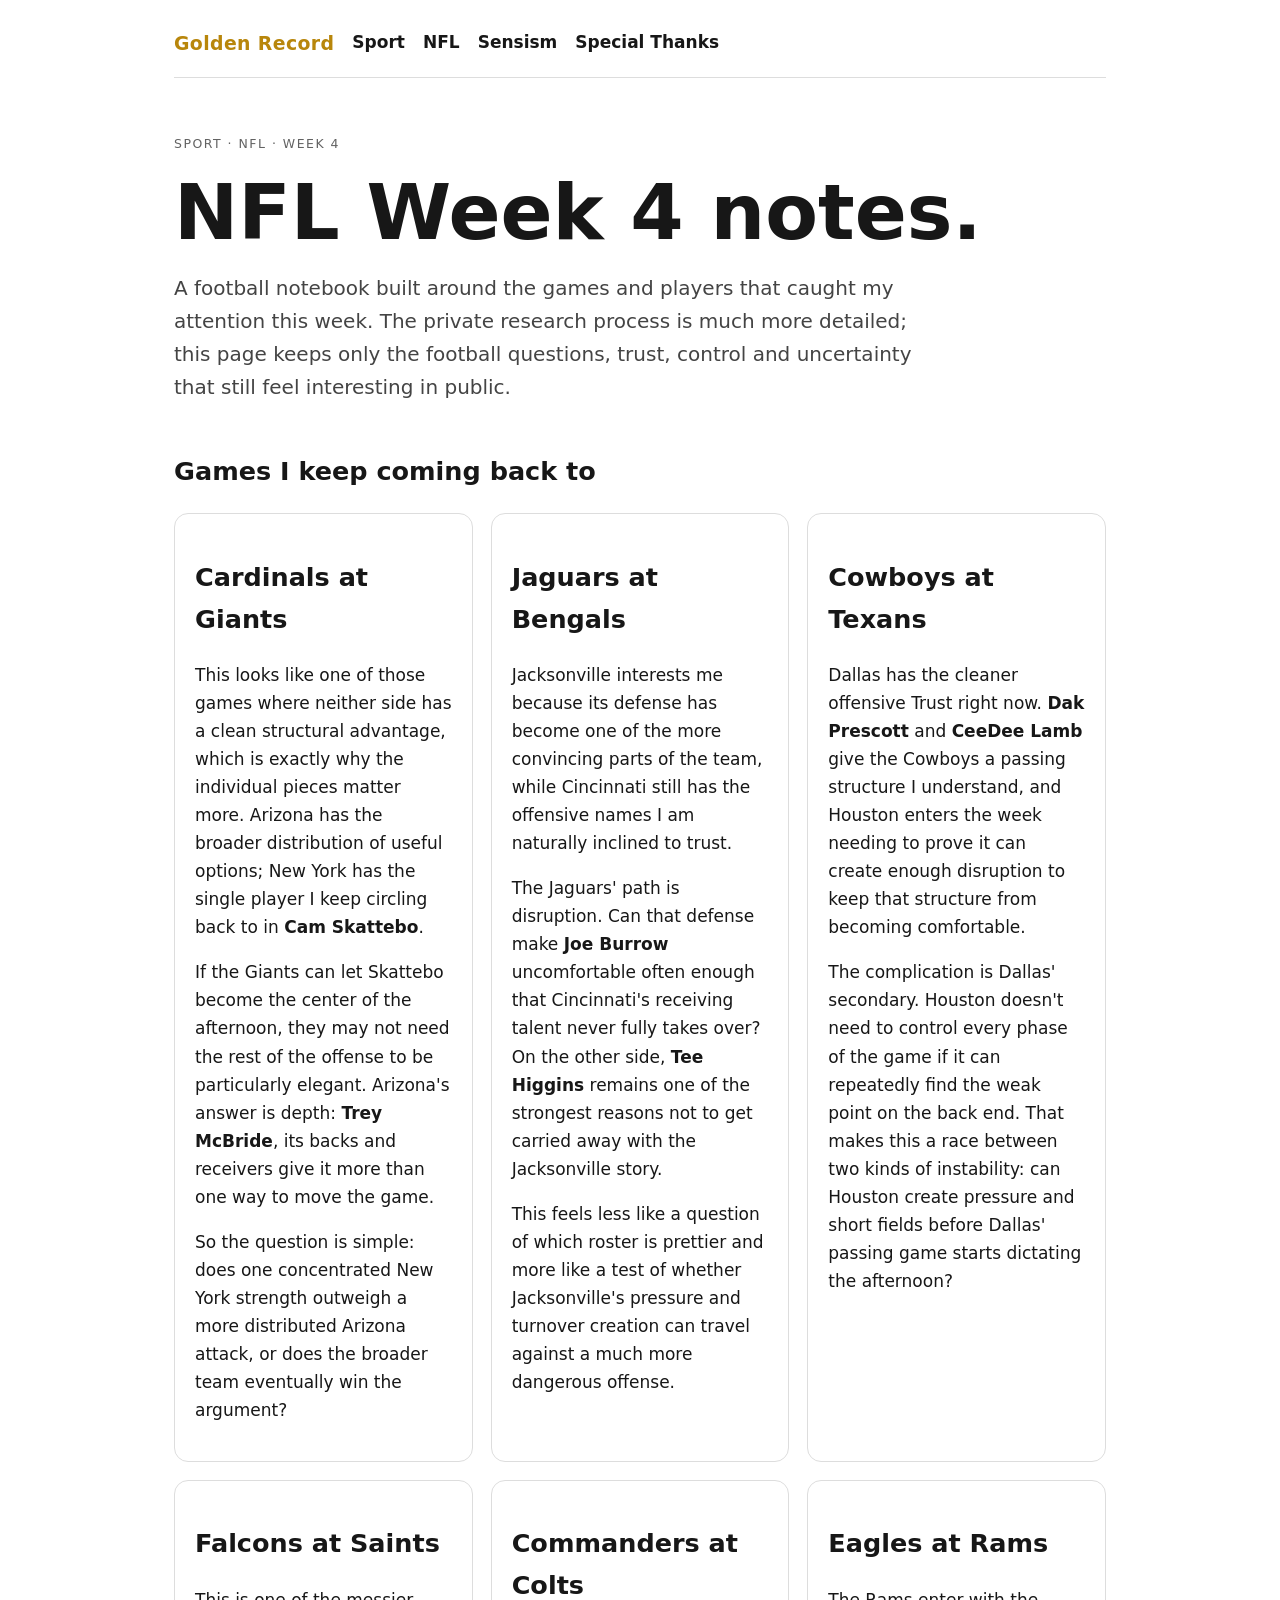
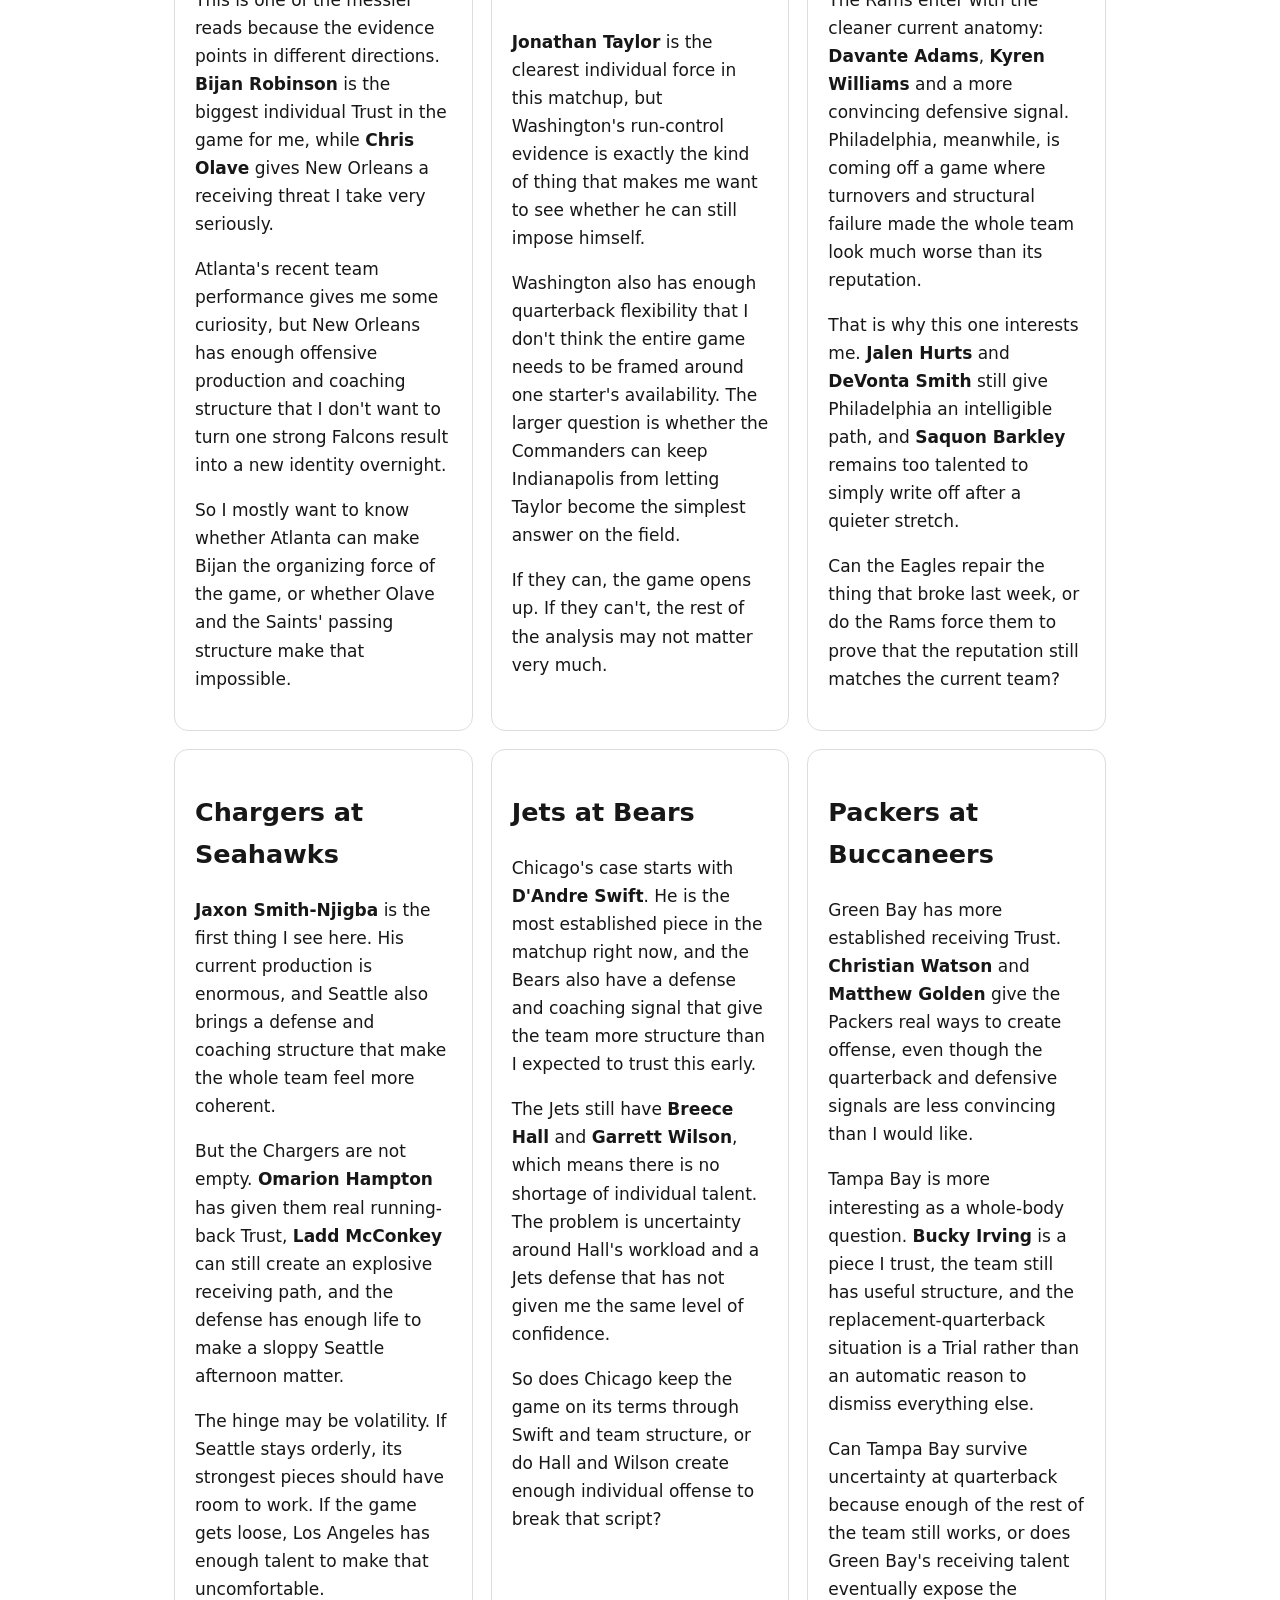
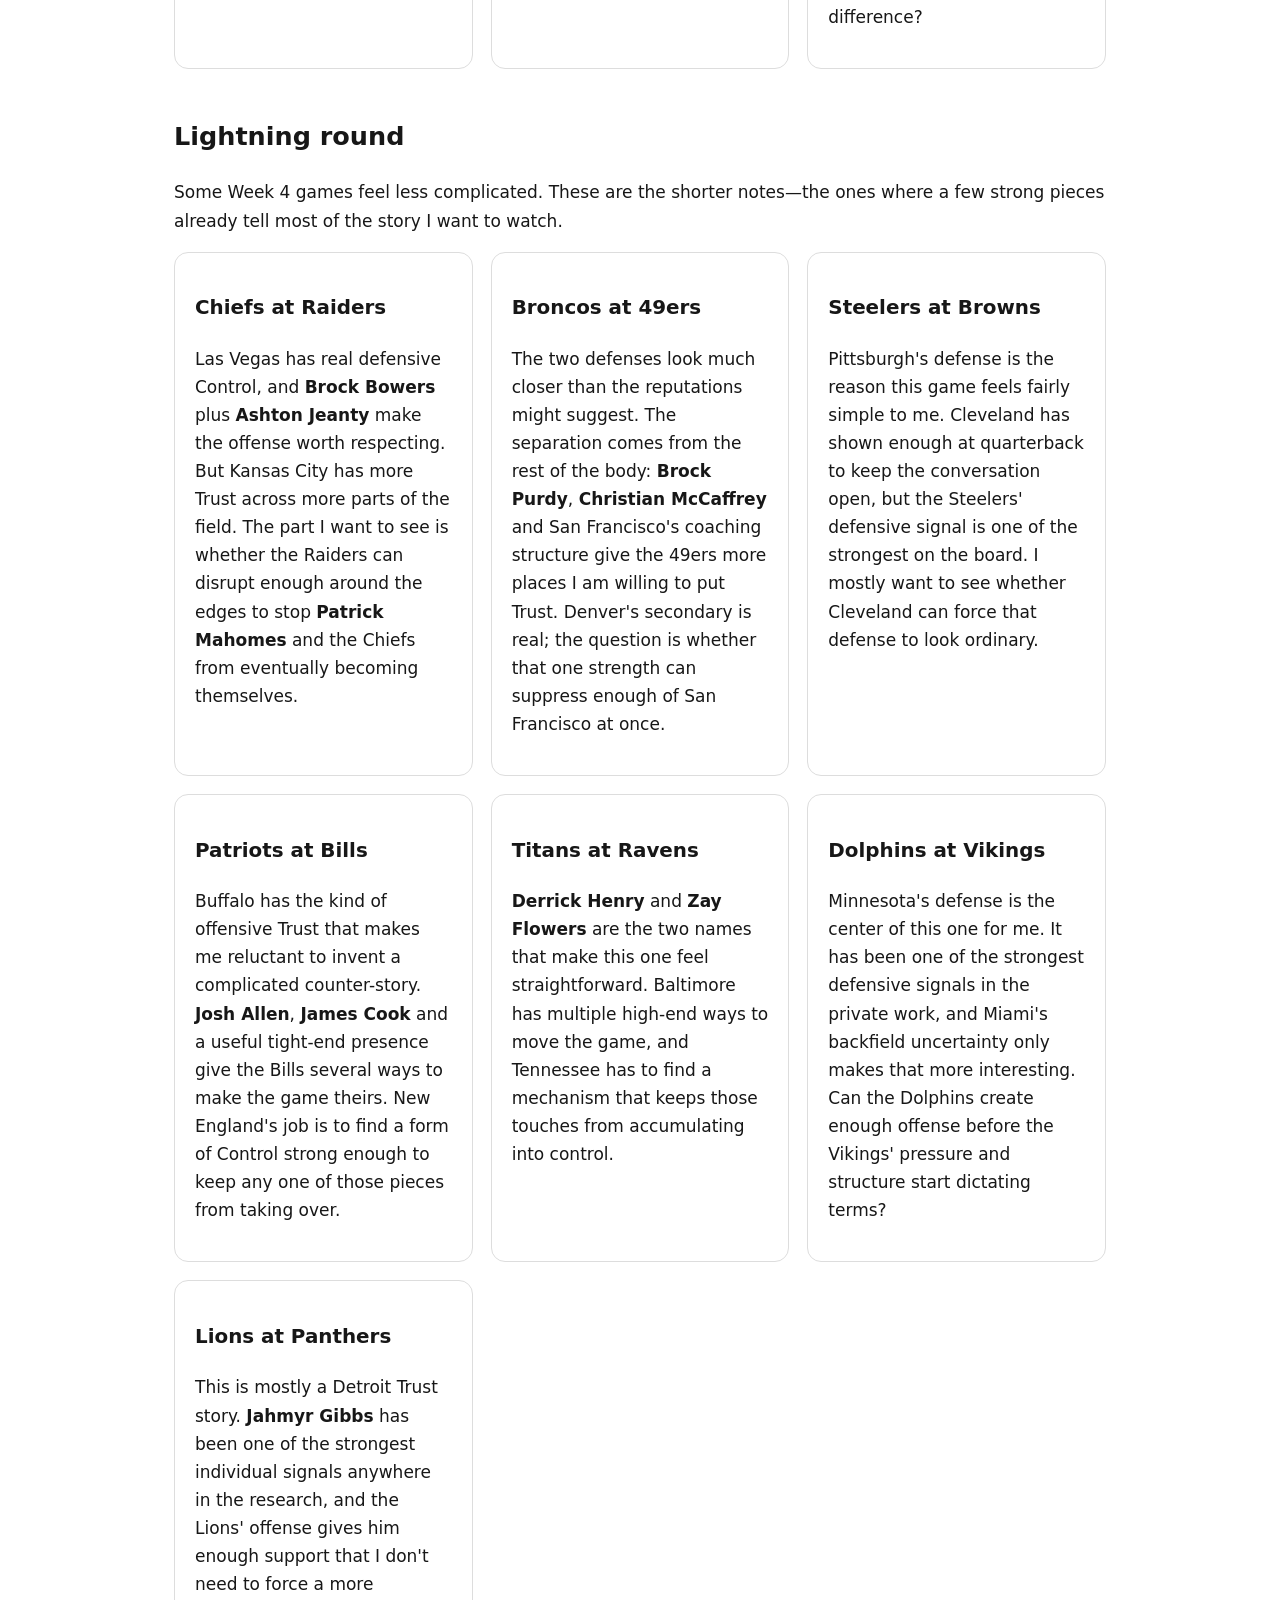
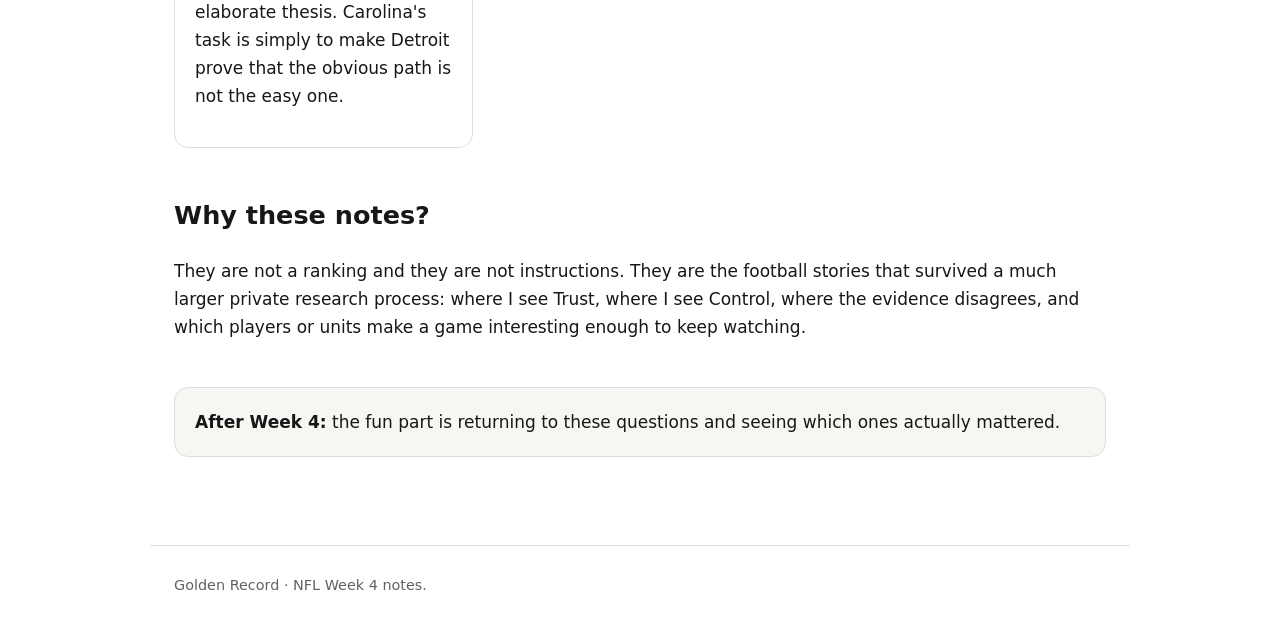
<file: nfl/week4/index.html>
<!doctype html><html lang="en"><head><meta charset="utf-8"><meta name="viewport" content="width=device-width,initial-scale=1"><title>NFL Week 4 — Golden Record</title><link rel="stylesheet" href="../../assets/site.css"></head><body><header><nav><a href="../../">Golden Record</a><a href="../../sport/">Sport</a><a href="../">NFL</a><a href="../../sensism/">Sensism</a><a href="../../thanks/">Special Thanks</a></nav></header><main><div class="eyebrow">Sport · NFL · Week 4</div><h1>NFL Week 4 notes.</h1><p class="lede">A football notebook built around the games and players that caught my attention this week. The private research process is much more detailed; this page keeps only the football questions, trust, control and uncertainty that still feel interesting in public.</p>

<section><h2>Games I keep coming back to</h2><div class="grid">

<div class="card"><h2>Cardinals at Giants</h2><p>This looks like one of those games where neither side has a clean structural advantage, which is exactly why the individual pieces matter more. Arizona has the broader distribution of useful options; New York has the single player I keep circling back to in <strong>Cam Skattebo</strong>.</p><p>If the Giants can let Skattebo become the center of the afternoon, they may not need the rest of the offense to be particularly elegant. Arizona's answer is depth: <strong>Trey McBride</strong>, its backs and receivers give it more than one way to move the game.</p><p>So the question is simple: does one concentrated New York strength outweigh a more distributed Arizona attack, or does the broader team eventually win the argument?</p></div>

<div class="card"><h2>Jaguars at Bengals</h2><p>Jacksonville interests me because its defense has become one of the more convincing parts of the team, while Cincinnati still has the offensive names I am naturally inclined to trust.</p><p>The Jaguars' path is disruption. Can that defense make <strong>Joe Burrow</strong> uncomfortable often enough that Cincinnati's receiving talent never fully takes over? On the other side, <strong>Tee Higgins</strong> remains one of the strongest reasons not to get carried away with the Jacksonville story.</p><p>This feels less like a question of which roster is prettier and more like a test of whether Jacksonville's pressure and turnover creation can travel against a much more dangerous offense.</p></div>

<div class="card"><h2>Cowboys at Texans</h2><p>Dallas has the cleaner offensive Trust right now. <strong>Dak Prescott</strong> and <strong>CeeDee Lamb</strong> give the Cowboys a passing structure I understand, and Houston enters the week needing to prove it can create enough disruption to keep that structure from becoming comfortable.</p><p>The complication is Dallas' secondary. Houston doesn't need to control every phase of the game if it can repeatedly find the weak point on the back end. That makes this a race between two kinds of instability: can Houston create pressure and short fields before Dallas' passing game starts dictating the afternoon?</p></div>

<div class="card"><h2>Falcons at Saints</h2><p>This is one of the messier reads because the evidence points in different directions. <strong>Bijan Robinson</strong> is the biggest individual Trust in the game for me, while <strong>Chris Olave</strong> gives New Orleans a receiving threat I take very seriously.</p><p>Atlanta's recent team performance gives me some curiosity, but New Orleans has enough offensive production and coaching structure that I don't want to turn one strong Falcons result into a new identity overnight.</p><p>So I mostly want to know whether Atlanta can make Bijan the organizing force of the game, or whether Olave and the Saints' passing structure make that impossible.</p></div>

<div class="card"><h2>Commanders at Colts</h2><p><strong>Jonathan Taylor</strong> is the clearest individual force in this matchup, but Washington's run-control evidence is exactly the kind of thing that makes me want to see whether he can still impose himself.</p><p>Washington also has enough quarterback flexibility that I don't think the entire game needs to be framed around one starter's availability. The larger question is whether the Commanders can keep Indianapolis from letting Taylor become the simplest answer on the field.</p><p>If they can, the game opens up. If they can't, the rest of the analysis may not matter very much.</p></div>

<div class="card"><h2>Eagles at Rams</h2><p>The Rams enter with the cleaner current anatomy: <strong>Davante Adams</strong>, <strong>Kyren Williams</strong> and a more convincing defensive signal. Philadelphia, meanwhile, is coming off a game where turnovers and structural failure made the whole team look much worse than its reputation.</p><p>That is why this one interests me. <strong>Jalen Hurts</strong> and <strong>DeVonta Smith</strong> still give Philadelphia an intelligible path, and <strong>Saquon Barkley</strong> remains too talented to simply write off after a quieter stretch.</p><p>Can the Eagles repair the thing that broke last week, or do the Rams force them to prove that the reputation still matches the current team?</p></div>

<div class="card"><h2>Chargers at Seahawks</h2><p><strong>Jaxon Smith-Njigba</strong> is the first thing I see here. His current production is enormous, and Seattle also brings a defense and coaching structure that make the whole team feel more coherent.</p><p>But the Chargers are not empty. <strong>Omarion Hampton</strong> has given them real running-back Trust, <strong>Ladd McConkey</strong> can still create an explosive receiving path, and the defense has enough life to make a sloppy Seattle afternoon matter.</p><p>The hinge may be volatility. If Seattle stays orderly, its strongest pieces should have room to work. If the game gets loose, Los Angeles has enough talent to make that uncomfortable.</p></div>

<div class="card"><h2>Jets at Bears</h2><p>Chicago's case starts with <strong>D'Andre Swift</strong>. He is the most established piece in the matchup right now, and the Bears also have a defense and coaching signal that give the team more structure than I expected to trust this early.</p><p>The Jets still have <strong>Breece Hall</strong> and <strong>Garrett Wilson</strong>, which means there is no shortage of individual talent. The problem is uncertainty around Hall's workload and a Jets defense that has not given me the same level of confidence.</p><p>So does Chicago keep the game on its terms through Swift and team structure, or do Hall and Wilson create enough individual offense to break that script?</p></div>

<div class="card"><h2>Packers at Buccaneers</h2><p>Green Bay has more established receiving Trust. <strong>Christian Watson</strong> and <strong>Matthew Golden</strong> give the Packers real ways to create offense, even though the quarterback and defensive signals are less convincing than I would like.</p><p>Tampa Bay is more interesting as a whole-body question. <strong>Bucky Irving</strong> is a piece I trust, the team still has useful structure, and the replacement-quarterback situation is a Trial rather than an automatic reason to dismiss everything else.</p><p>Can Tampa Bay survive uncertainty at quarterback because enough of the rest of the team still works, or does Green Bay's receiving talent eventually expose the difference?</p></div>

</div></section>

<section><h2>Lightning round</h2><p>Some Week 4 games feel less complicated. These are the shorter notes—the ones where a few strong pieces already tell most of the story I want to watch.</p><div class="grid">

<div class="card"><h3>Chiefs at Raiders</h3><p>Las Vegas has real defensive Control, and <strong>Brock Bowers</strong> plus <strong>Ashton Jeanty</strong> make the offense worth respecting. But Kansas City has more Trust across more parts of the field. The part I want to see is whether the Raiders can disrupt enough around the edges to stop <strong>Patrick Mahomes</strong> and the Chiefs from eventually becoming themselves.</p></div>

<div class="card"><h3>Broncos at 49ers</h3><p>The two defenses look much closer than the reputations might suggest. The separation comes from the rest of the body: <strong>Brock Purdy</strong>, <strong>Christian McCaffrey</strong> and San Francisco's coaching structure give the 49ers more places I am willing to put Trust. Denver's secondary is real; the question is whether that one strength can suppress enough of San Francisco at once.</p></div>

<div class="card"><h3>Steelers at Browns</h3><p>Pittsburgh's defense is the reason this game feels fairly simple to me. Cleveland has shown enough at quarterback to keep the conversation open, but the Steelers' defensive signal is one of the strongest on the board. I mostly want to see whether Cleveland can force that defense to look ordinary.</p></div>

<div class="card"><h3>Patriots at Bills</h3><p>Buffalo has the kind of offensive Trust that makes me reluctant to invent a complicated counter-story. <strong>Josh Allen</strong>, <strong>James Cook</strong> and a useful tight-end presence give the Bills several ways to make the game theirs. New England's job is to find a form of Control strong enough to keep any one of those pieces from taking over.</p></div>

<div class="card"><h3>Titans at Ravens</h3><p><strong>Derrick Henry</strong> and <strong>Zay Flowers</strong> are the two names that make this one feel straightforward. Baltimore has multiple high-end ways to move the game, and Tennessee has to find a mechanism that keeps those touches from accumulating into control.</p></div>

<div class="card"><h3>Dolphins at Vikings</h3><p>Minnesota's defense is the center of this one for me. It has been one of the strongest defensive signals in the private work, and Miami's backfield uncertainty only makes that more interesting. Can the Dolphins create enough offense before the Vikings' pressure and structure start dictating terms?</p></div>

<div class="card"><h3>Lions at Panthers</h3><p>This is mostly a Detroit Trust story. <strong>Jahmyr Gibbs</strong> has been one of the strongest individual signals anywhere in the research, and the Lions' offense gives him enough support that I don't need to force a more elaborate thesis. Carolina's task is simply to make Detroit prove that the obvious path is not the easy one.</p></div>

</div></section>

<section><h2>Why these notes?</h2><p>They are not a ranking and they are not instructions. They are the football stories that survived a much larger private research process: where I see Trust, where I see Control, where the evidence disagrees, and which players or units make a game interesting enough to keep watching.</p></section>

<div class="note"><strong>After Week 4:</strong> the fun part is returning to these questions and seeing which ones actually mattered.</div></main><footer>Golden Record · NFL Week 4 notes.</footer></body></html>
</file>
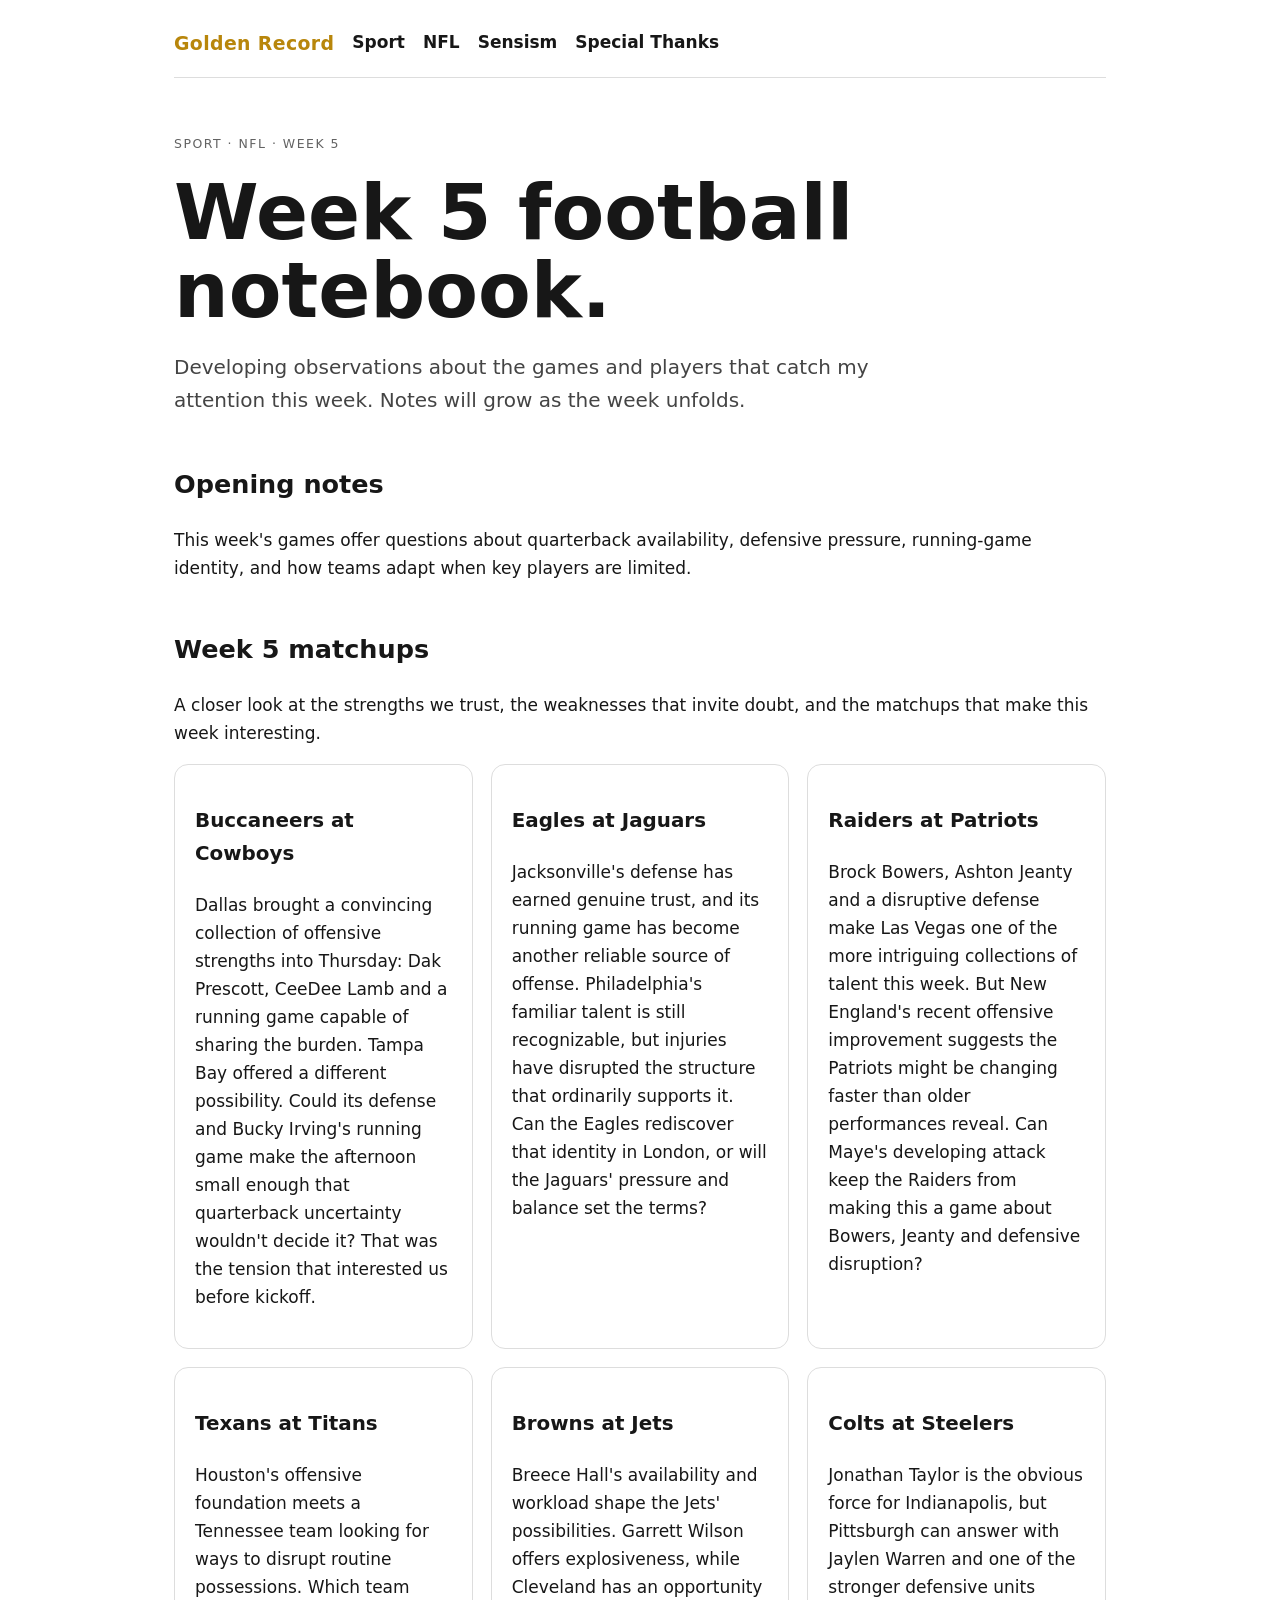
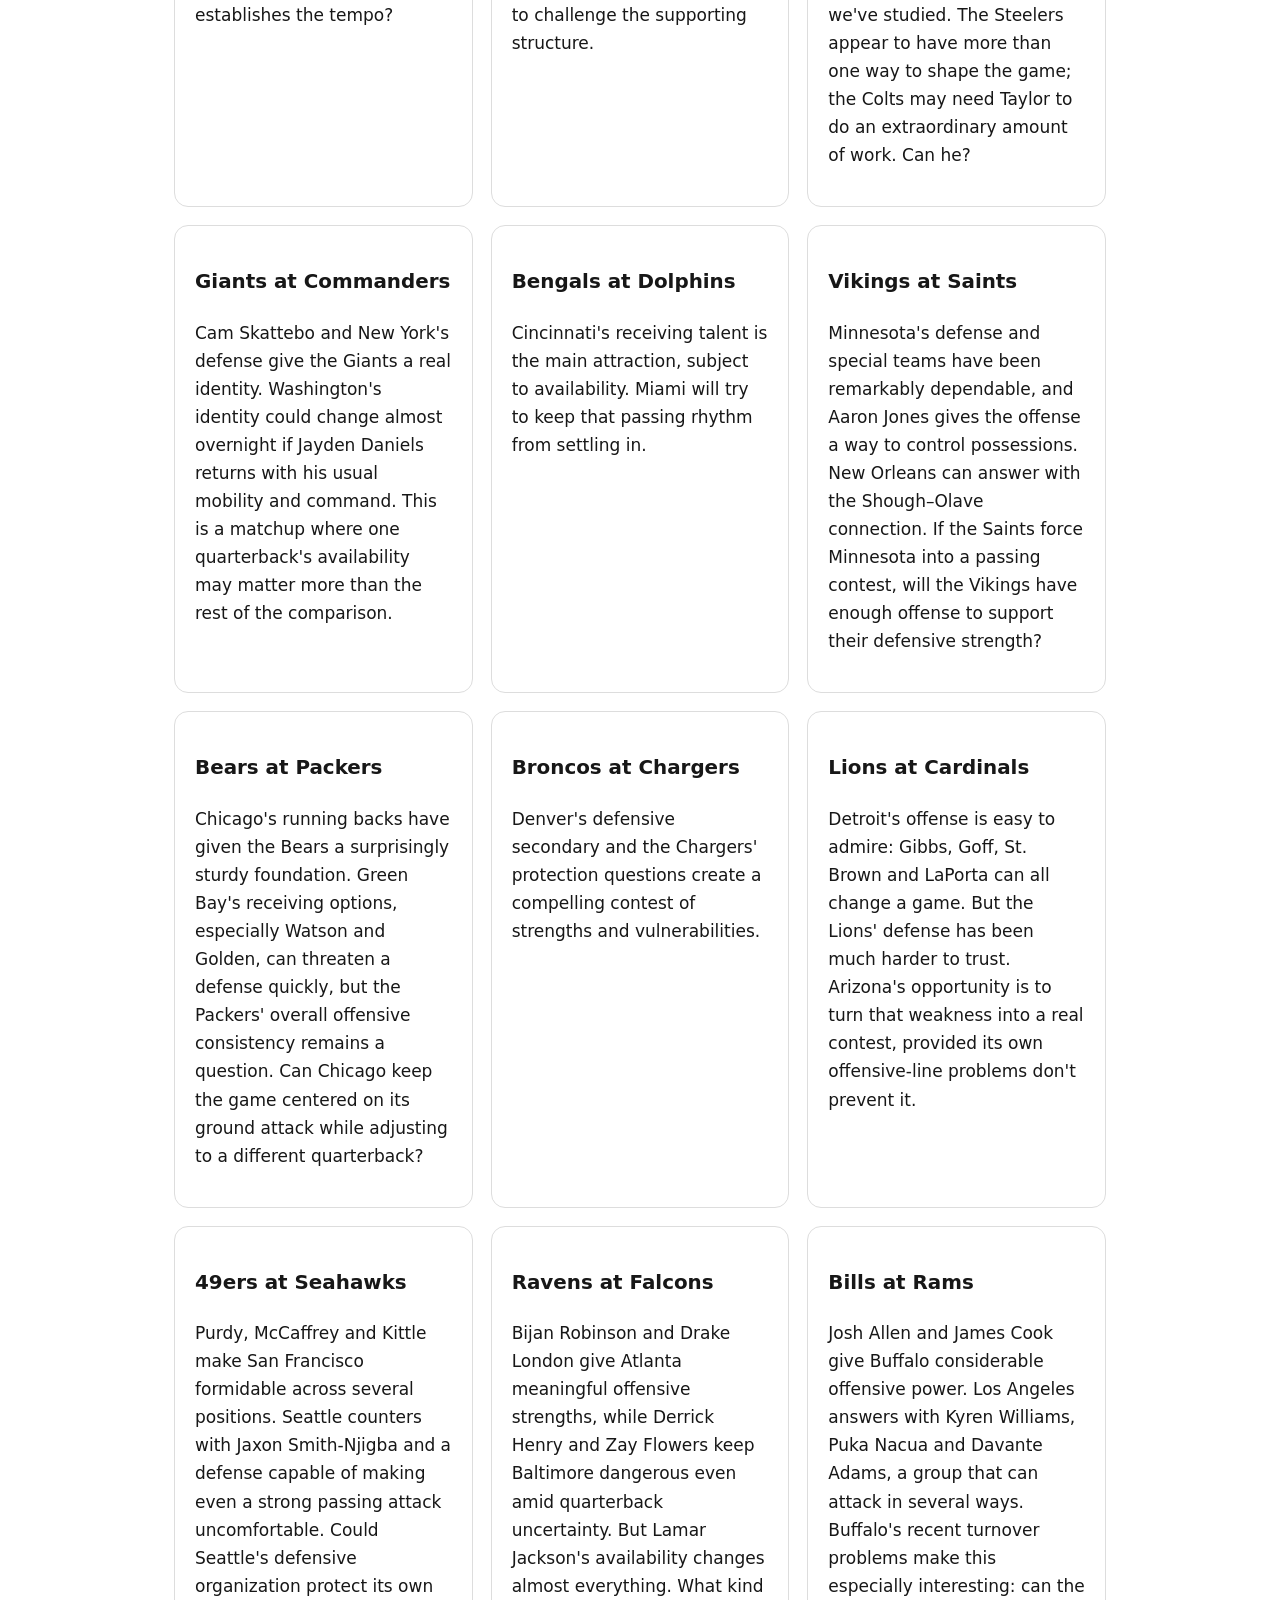
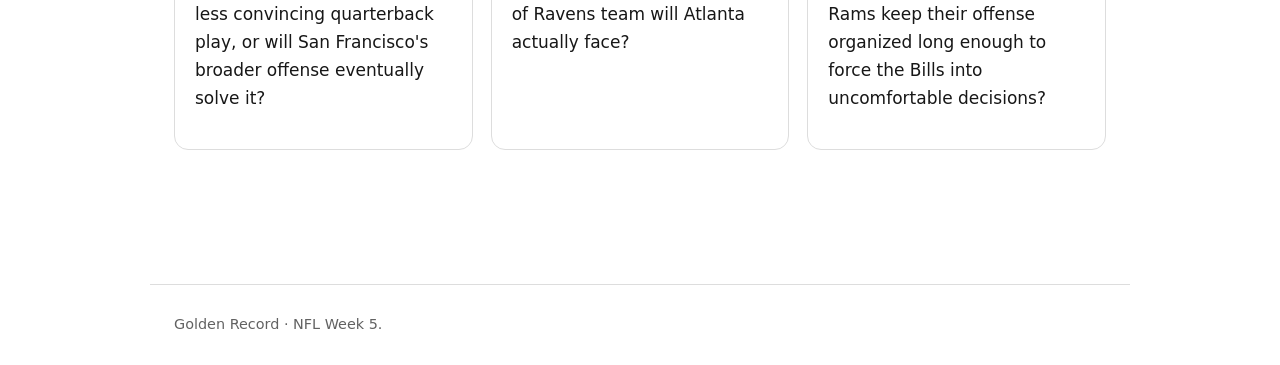
<file: nfl/week5/index.html>
<!doctype html><html lang="en"><head><meta charset="utf-8"><meta name="viewport" content="width=device-width,initial-scale=1"><title>NFL Week 5 — Golden Record</title><link rel="stylesheet" href="../../assets/site.css"></head><body><header><nav><a href="../../">Golden Record</a><a href="../../sport/">Sport</a><a href="../">NFL</a><a href="../../sensism/">Sensism</a><a href="../../thanks/">Special Thanks</a></nav></header><main><div class="eyebrow">Sport · NFL · Week 5</div><h1>Week 5 football notebook.</h1><p class="lede">Developing observations about the games and players that catch my attention this week. Notes will grow as the week unfolds.</p><section><h2>Opening notes</h2><p>This week's games offer questions about quarterback availability, defensive pressure, running-game identity, and how teams adapt when key players are limited.</p></section><section><h2>Week 5 matchups</h2><p>A closer look at the strengths we trust, the weaknesses that invite doubt, and the matchups that make this week interesting.</p><div class="grid"><div class="card"><h3>Buccaneers at Cowboys</h3><p>Dallas brought a convincing collection of offensive strengths into Thursday: Dak Prescott, CeeDee Lamb and a running game capable of sharing the burden. Tampa Bay offered a different possibility. Could its defense and Bucky Irving's running game make the afternoon small enough that quarterback uncertainty wouldn't decide it? That was the tension that interested us before kickoff.</p></div><div class="card"><h3>Eagles at Jaguars</h3><p>Jacksonville's defense has earned genuine trust, and its running game has become another reliable source of offense. Philadelphia's familiar talent is still recognizable, but injuries have disrupted the structure that ordinarily supports it. Can the Eagles rediscover that identity in London, or will the Jaguars' pressure and balance set the terms?</p></div><div class="card"><h3>Raiders at Patriots</h3><p>Brock Bowers, Ashton Jeanty and a disruptive defense make Las Vegas one of the more intriguing collections of talent this week. But New England's recent offensive improvement suggests the Patriots might be changing faster than older performances reveal. Can Maye's developing attack keep the Raiders from making this a game about Bowers, Jeanty and defensive disruption?</p></div><div class="card"><h3>Texans at Titans</h3><p>Houston's offensive foundation meets a Tennessee team looking for ways to disrupt routine possessions. Which team establishes the tempo?</p></div><div class="card"><h3>Browns at Jets</h3><p>Breece Hall's availability and workload shape the Jets' possibilities. Garrett Wilson offers explosiveness, while Cleveland has an opportunity to challenge the supporting structure.</p></div><div class="card"><h3>Colts at Steelers</h3><p>Jonathan Taylor is the obvious force for Indianapolis, but Pittsburgh can answer with Jaylen Warren and one of the stronger defensive units we've studied. The Steelers appear to have more than one way to shape the game; the Colts may need Taylor to do an extraordinary amount of work. Can he?</p></div><div class="card"><h3>Giants at Commanders</h3><p>Cam Skattebo and New York's defense give the Giants a real identity. Washington's identity could change almost overnight if Jayden Daniels returns with his usual mobility and command. This is a matchup where one quarterback's availability may matter more than the rest of the comparison.</p></div><div class="card"><h3>Bengals at Dolphins</h3><p>Cincinnati's receiving talent is the main attraction, subject to availability. Miami will try to keep that passing rhythm from settling in.</p></div><div class="card"><h3>Vikings at Saints</h3><p>Minnesota's defense and special teams have been remarkably dependable, and Aaron Jones gives the offense a way to control possessions. New Orleans can answer with the Shough–Olave connection. If the Saints force Minnesota into a passing contest, will the Vikings have enough offense to support their defensive strength?</p></div><div class="card"><h3>Bears at Packers</h3><p>Chicago's running backs have given the Bears a surprisingly sturdy foundation. Green Bay's receiving options, especially Watson and Golden, can threaten a defense quickly, but the Packers' overall offensive consistency remains a question. Can Chicago keep the game centered on its ground attack while adjusting to a different quarterback?</p></div><div class="card"><h3>Broncos at Chargers</h3><p>Denver's defensive secondary and the Chargers' protection questions create a compelling contest of strengths and vulnerabilities.</p></div><div class="card"><h3>Lions at Cardinals</h3><p>Detroit's offense is easy to admire: Gibbs, Goff, St. Brown and LaPorta can all change a game. But the Lions' defense has been much harder to trust. Arizona's opportunity is to turn that weakness into a real contest, provided its own offensive-line problems don't prevent it.</p></div><div class="card"><h3>49ers at Seahawks</h3><p>Purdy, McCaffrey and Kittle make San Francisco formidable across several positions. Seattle counters with Jaxon Smith-Njigba and a defense capable of making even a strong passing attack uncomfortable. Could Seattle's defensive organization protect its own less convincing quarterback play, or will San Francisco's broader offense eventually solve it?</p></div><div class="card"><h3>Ravens at Falcons</h3><p>Bijan Robinson and Drake London give Atlanta meaningful offensive strengths, while Derrick Henry and Zay Flowers keep Baltimore dangerous even amid quarterback uncertainty. But Lamar Jackson's availability changes almost everything. What kind of Ravens team will Atlanta actually face?</p></div><div class="card"><h3>Bills at Rams</h3><p>Josh Allen and James Cook give Buffalo considerable offensive power. Los Angeles answers with Kyren Williams, Puka Nacua and Davante Adams, a group that can attack in several ways. Buffalo's recent turnover problems make this especially interesting: can the Rams keep their offense organized long enough to force the Bills into uncomfortable decisions?</p></div></div></section></main><footer>Golden Record · NFL Week 5.</footer></body></html>
</file>
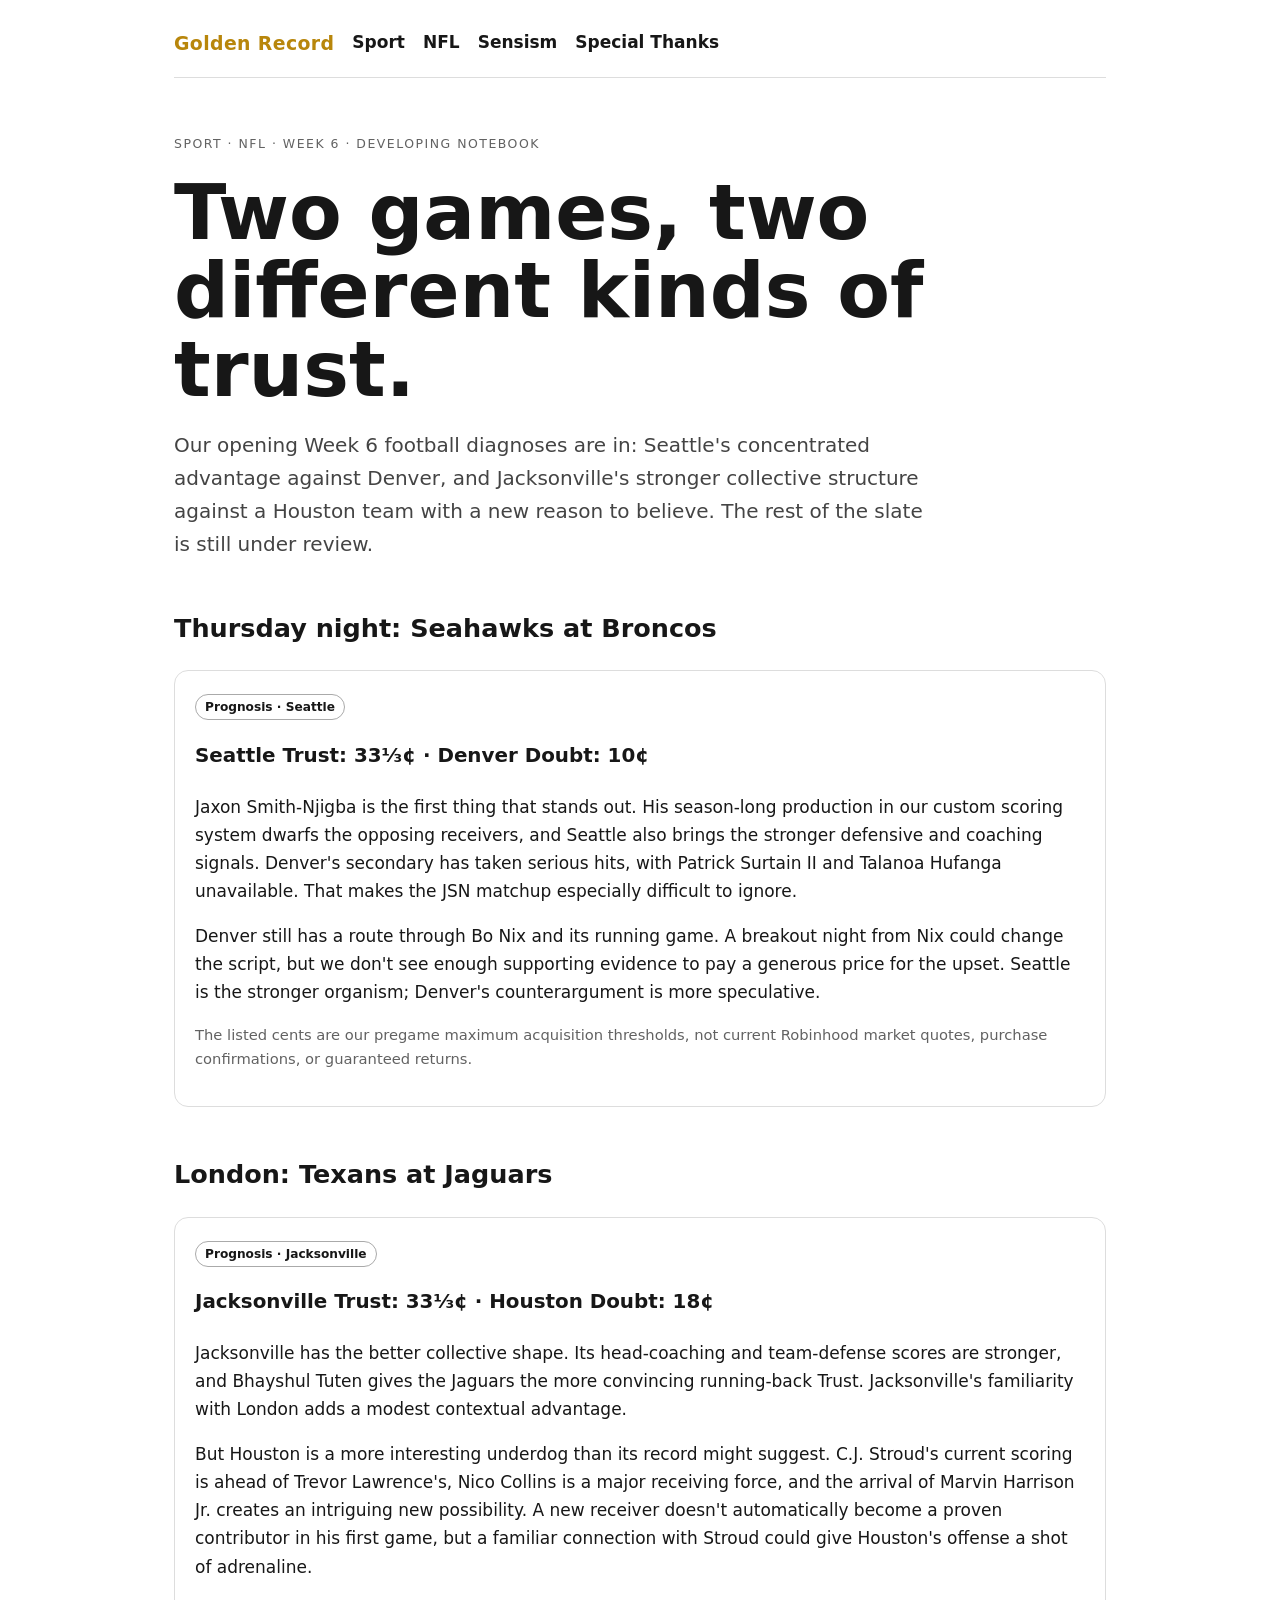
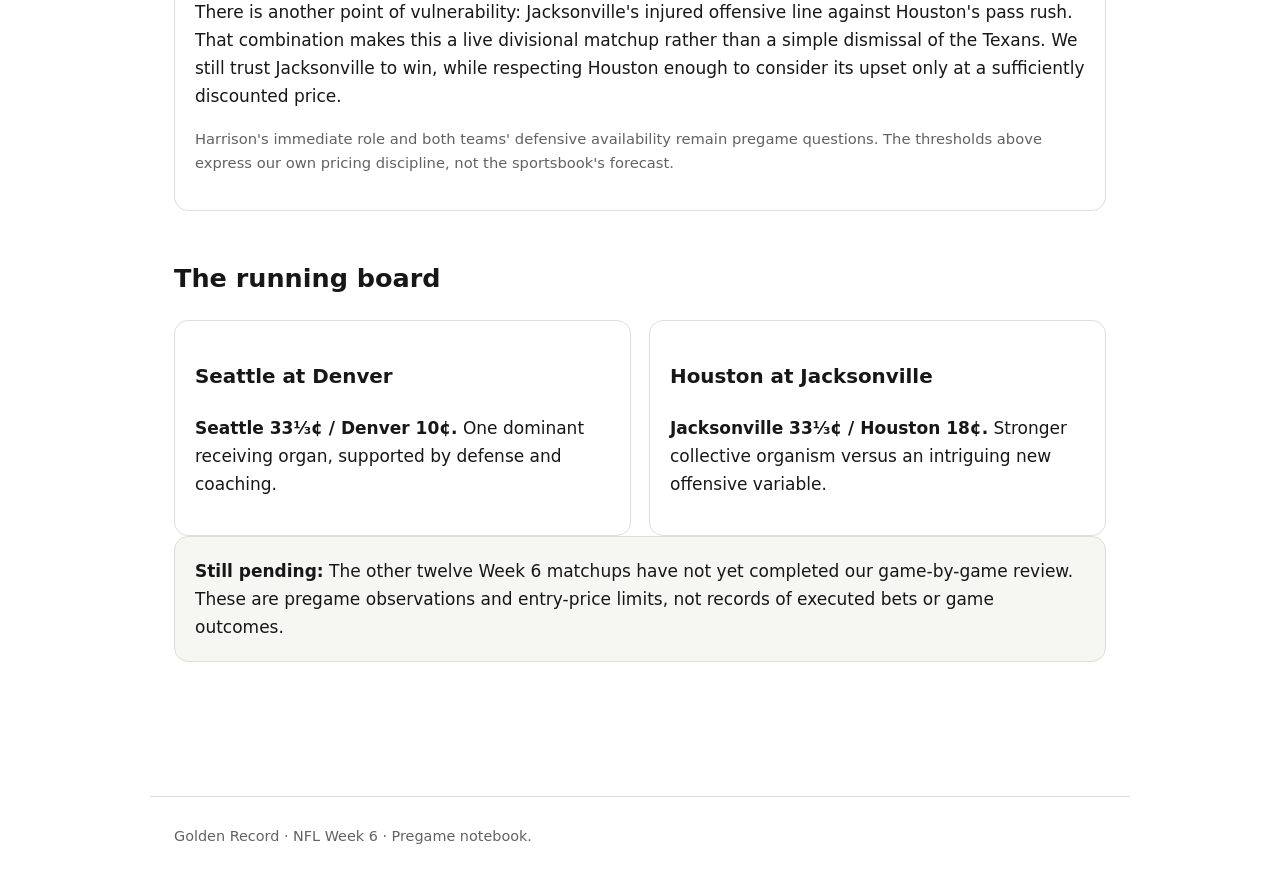
<file: nfl/week6/index.html>
<!doctype html><html lang="en"><head><meta charset="utf-8"><meta name="viewport" content="width=device-width,initial-scale=1"><title>NFL Week 6 — Golden Record</title><link rel="stylesheet" href="../../assets/site.css"></head><body><header><nav><a href="../../">Golden Record</a><a href="../../sport/">Sport</a><a href="../">NFL</a><a href="../../sensism/">Sensism</a><a href="../../thanks/">Special Thanks</a></nav></header><main><div class="eyebrow">Sport · NFL · Week 6 · Developing notebook</div><h1>Two games, two different kinds of trust.</h1><p class="lede">Our opening Week 6 football diagnoses are in: Seattle's concentrated advantage against Denver, and Jacksonville's stronger collective structure against a Houston team with a new reason to believe. The rest of the slate is still under review.</p><section><h2>Thursday night: Seahawks at Broncos</h2><div class="card"><span class="tag">Prognosis · Seattle</span><h3>Seattle Trust: 33⅓¢ · Denver Doubt: 10¢</h3><p>Jaxon Smith-Njigba is the first thing that stands out. His season-long production in our custom scoring system dwarfs the opposing receivers, and Seattle also brings the stronger defensive and coaching signals. Denver's secondary has taken serious hits, with Patrick Surtain II and Talanoa Hufanga unavailable. That makes the JSN matchup especially difficult to ignore.</p><p>Denver still has a route through Bo Nix and its running game. A breakout night from Nix could change the script, but we don't see enough supporting evidence to pay a generous price for the upset. Seattle is the stronger organism; Denver's counterargument is more speculative.</p><p class="muted">The listed cents are our pregame maximum acquisition thresholds, not current Robinhood market quotes, purchase confirmations, or guaranteed returns.</p></div></section><section><h2>London: Texans at Jaguars</h2><div class="card"><span class="tag">Prognosis · Jacksonville</span><h3>Jacksonville Trust: 33⅓¢ · Houston Doubt: 18¢</h3><p>Jacksonville has the better collective shape. Its head-coaching and team-defense scores are stronger, and Bhayshul Tuten gives the Jaguars the more convincing running-back Trust. Jacksonville's familiarity with London adds a modest contextual advantage.</p><p>But Houston is a more interesting underdog than its record might suggest. C.J. Stroud's current scoring is ahead of Trevor Lawrence's, Nico Collins is a major receiving force, and the arrival of Marvin Harrison Jr. creates an intriguing new possibility. A new receiver doesn't automatically become a proven contributor in his first game, but a familiar connection with Stroud could give Houston's offense a shot of adrenaline.</p><p>There is another point of vulnerability: Jacksonville's injured offensive line against Houston's pass rush. That combination makes this a live divisional matchup rather than a simple dismissal of the Texans. We still trust Jacksonville to win, while respecting Houston enough to consider its upset only at a sufficiently discounted price.</p><p class="muted">Harrison's immediate role and both teams' defensive availability remain pregame questions. The thresholds above express our own pricing discipline, not the sportsbook's forecast.</p></div></section><section><h2>The running board</h2><div class="grid"><div class="card"><h3>Seattle at Denver</h3><p><strong>Seattle 33⅓¢ / Denver 10¢.</strong> One dominant receiving organ, supported by defense and coaching.</p></div><div class="card"><h3>Houston at Jacksonville</h3><p><strong>Jacksonville 33⅓¢ / Houston 18¢.</strong> Stronger collective organism versus an intriguing new offensive variable.</p></div></div><div class="note"><strong>Still pending:</strong> The other twelve Week 6 matchups have not yet completed our game-by-game review. These are pregame observations and entry-price limits, not records of executed bets or game outcomes.</div></section></main><footer>Golden Record · NFL Week 6 · Pregame notebook.</footer></body></html>
</file>
<file: assets/site.css>
:root{--ink:#171717;--muted:#626262;--line:#ddd;--paper:#fff;--soft:#f6f6f3}*{box-sizing:border-box}body{margin:0;background:var(--paper);color:var(--ink);font:17px/1.65 system-ui,-apple-system,BlinkMacSystemFont,"Segoe UI",sans-serif}main,header,footer{max-width:980px;margin:auto;padding:28px 24px}nav{display:flex;gap:18px;flex-wrap:wrap;border-bottom:1px solid var(--line);padding-bottom:18px}nav a{color:var(--ink);text-decoration:none;font-weight:650}.eyebrow{text-transform:uppercase;letter-spacing:.12em;font-size:.78rem;color:var(--muted)}h1{font-size:clamp(2.4rem,7vw,4.8rem);line-height:1.02;margin:.25em 0}.lede{font-size:1.25rem;max-width:760px;color:#444}.grid{display:grid;grid-template-columns:repeat(auto-fit,minmax(260px,1fr));gap:18px}.card,.note{border:1px solid var(--line);border-radius:14px;padding:20px}.note{background:var(--soft)}.tag{display:inline-block;border:1px solid #aaa;border-radius:999px;padding:2px 9px;font-size:.76rem;font-weight:700}.bones{font-size:1.22rem;line-height:1.8}.muted{color:var(--muted);font-size:.92rem}a{color:inherit}section{margin:46px 0}footer{border-top:1px solid var(--line);color:var(--muted);font-size:.9rem;margin-top:60px}nav a:first-child{color:#b8860b;font-size:1.18rem;font-weight:800;letter-spacing:.02em;align-self:center}
</file>
